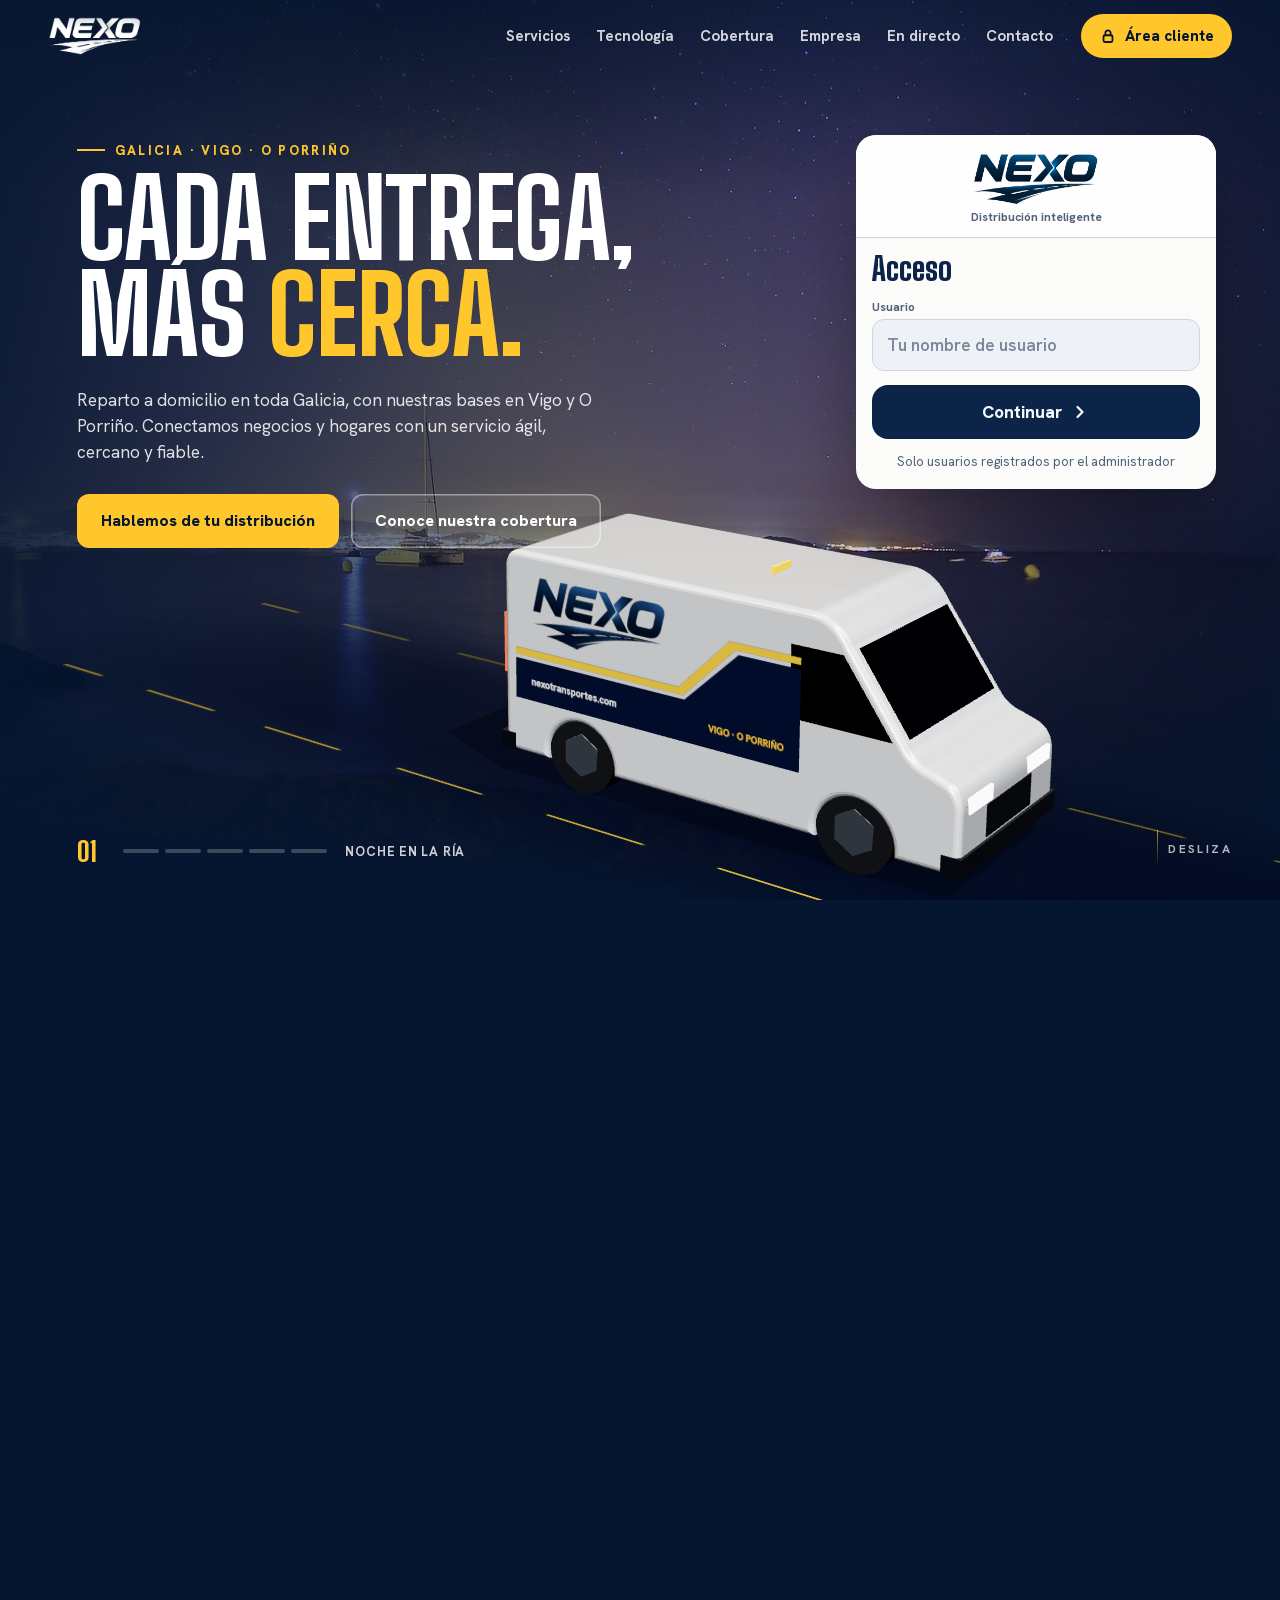
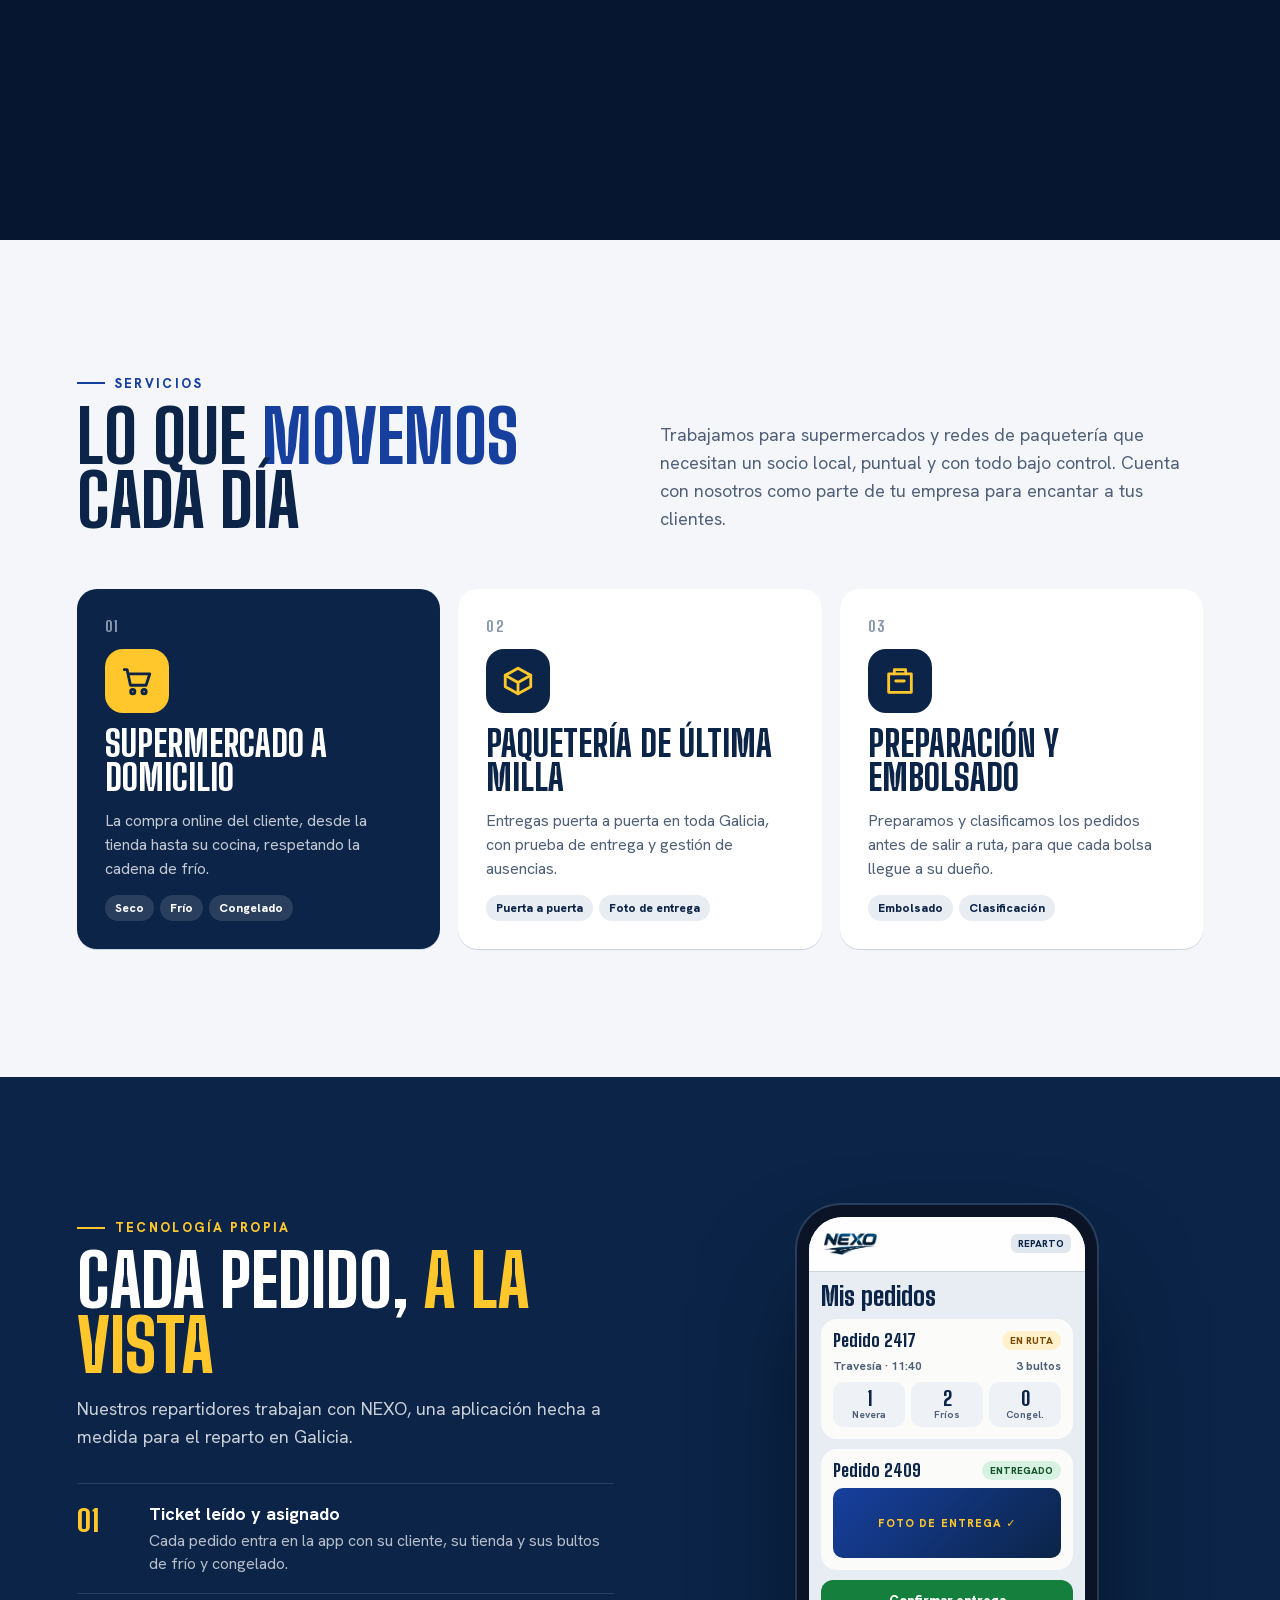
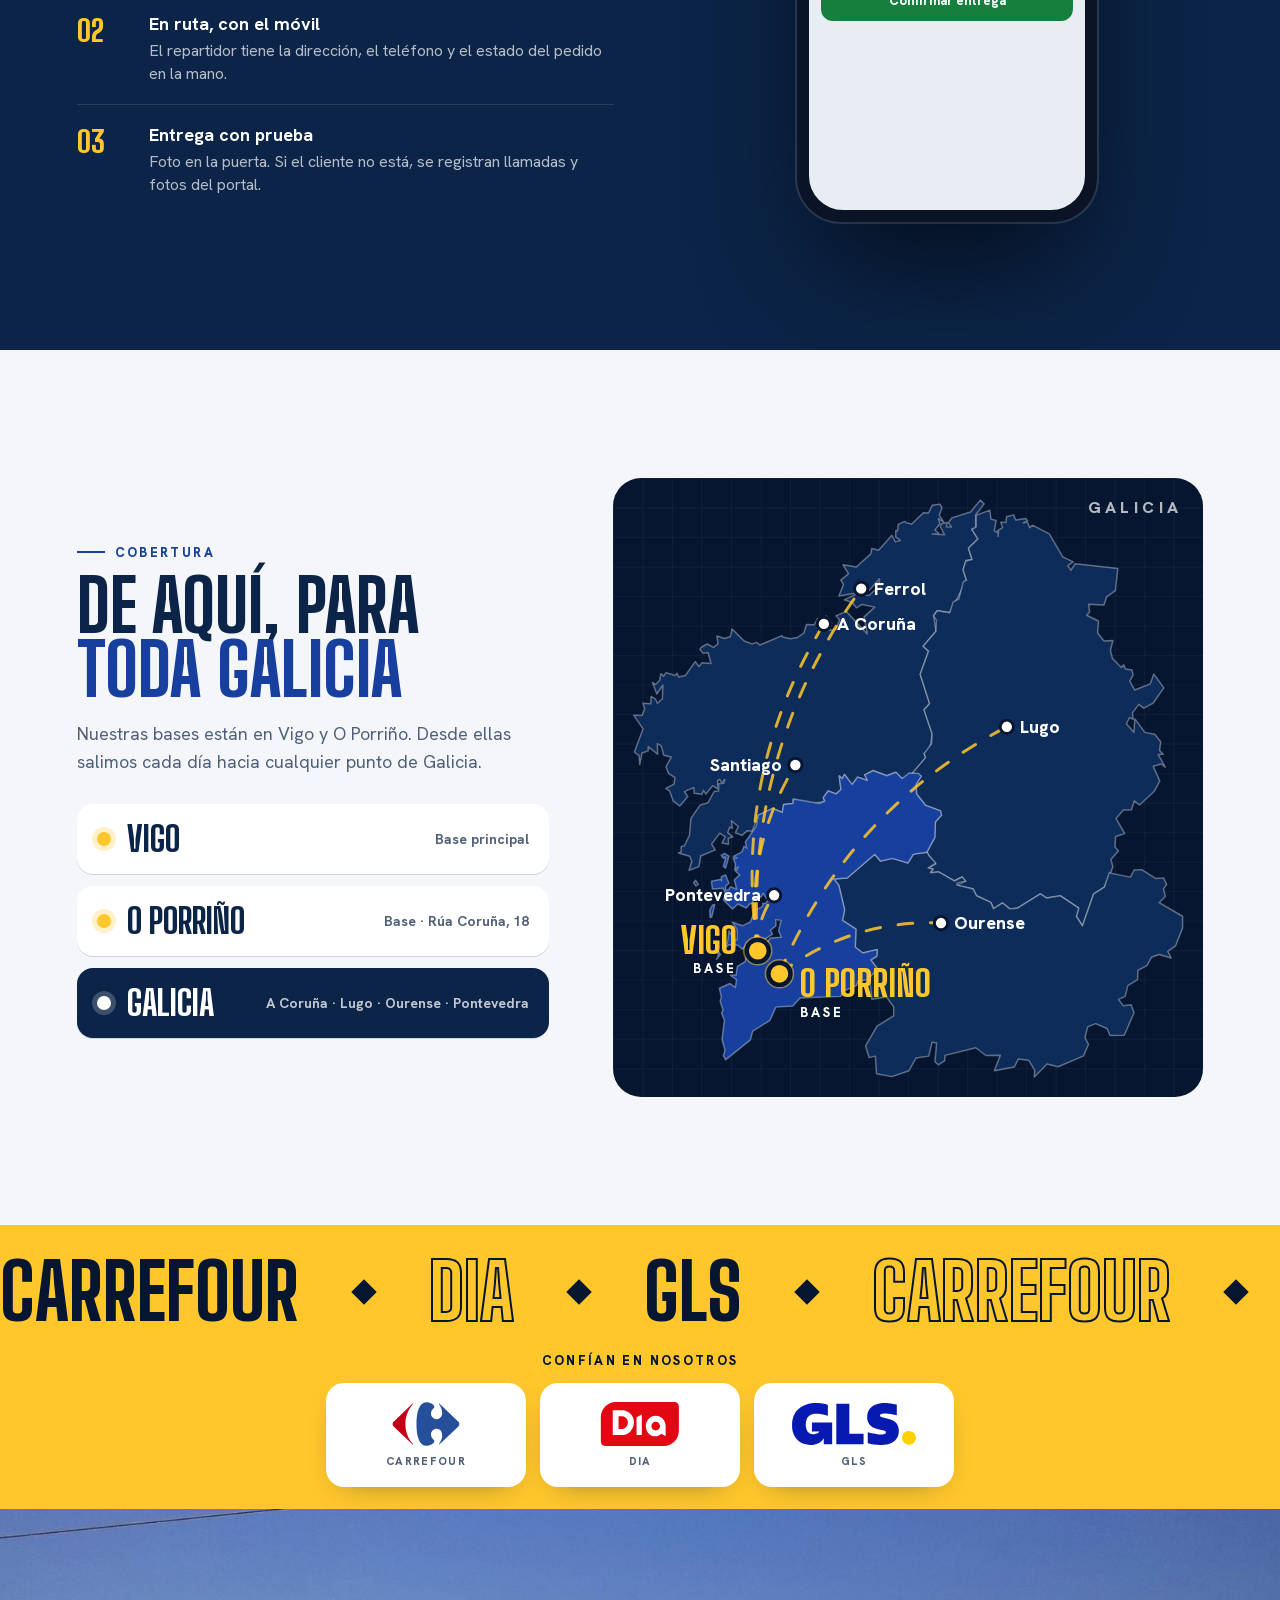
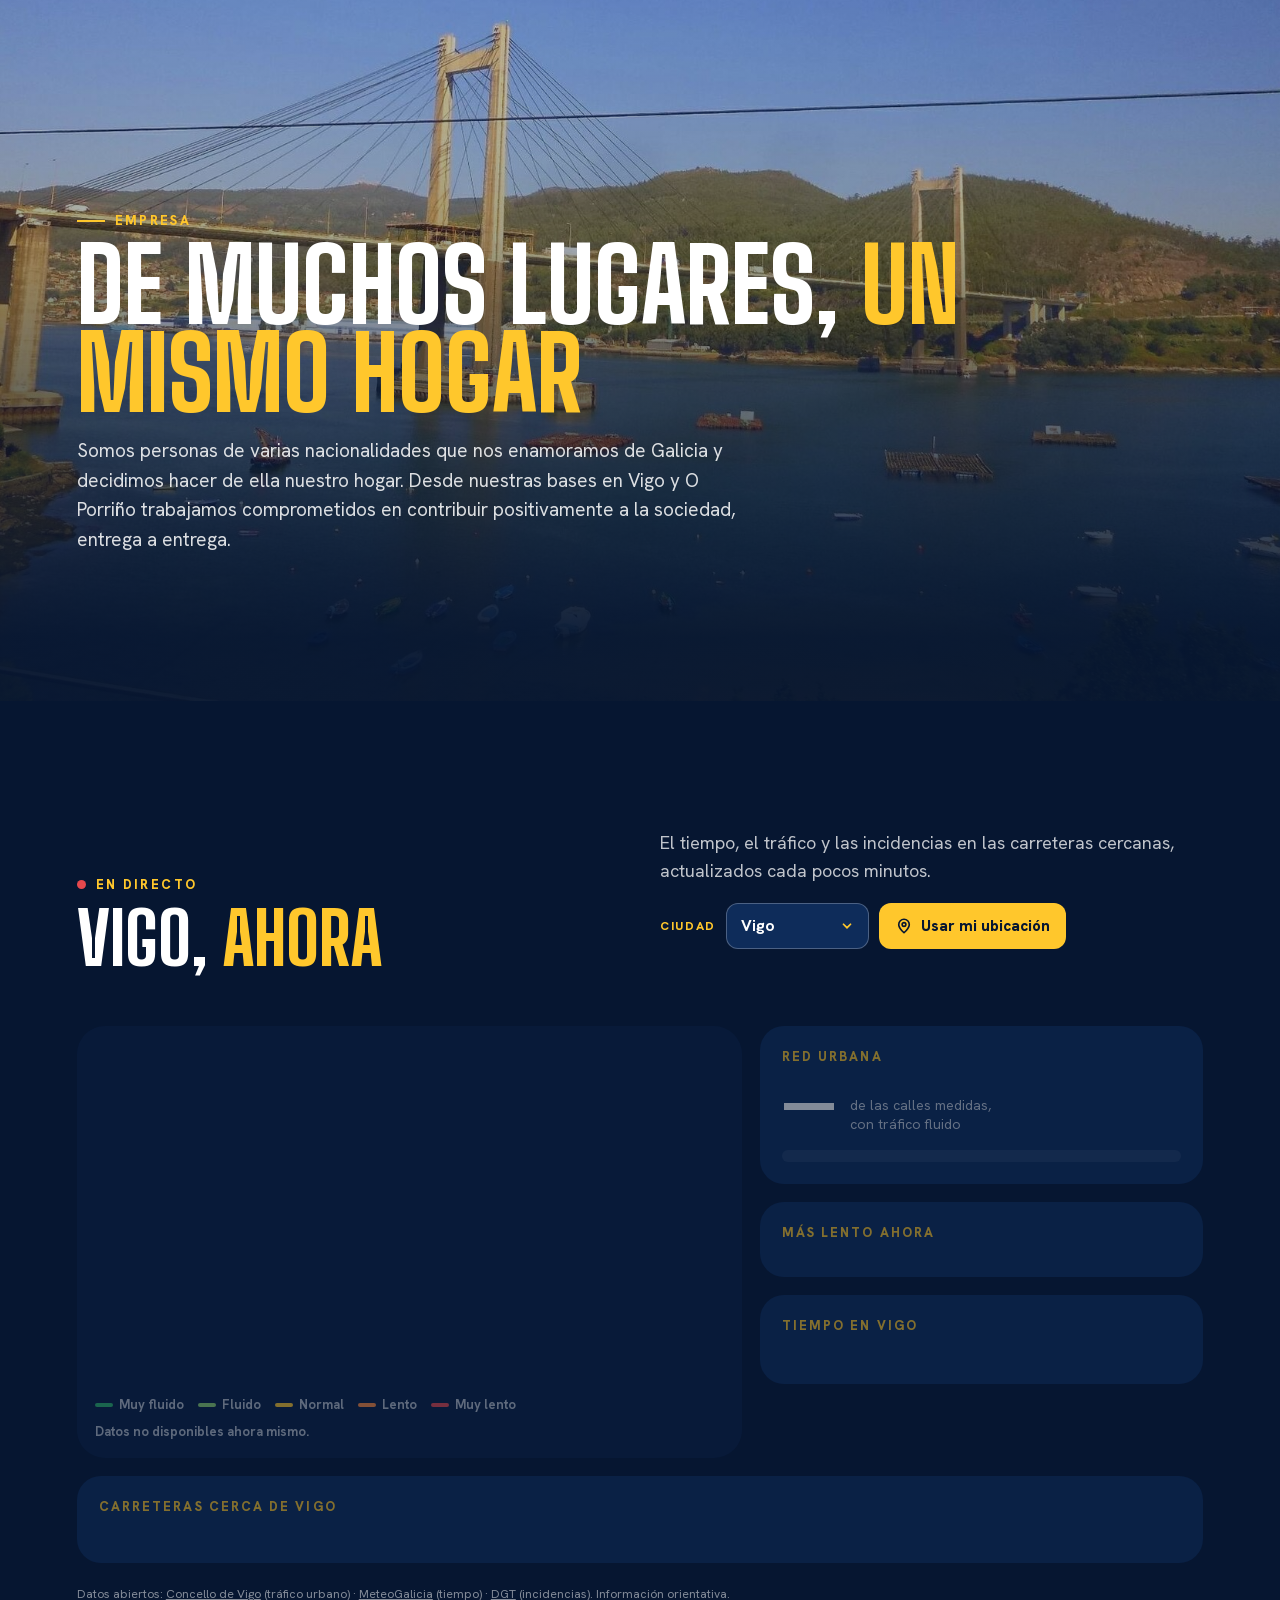
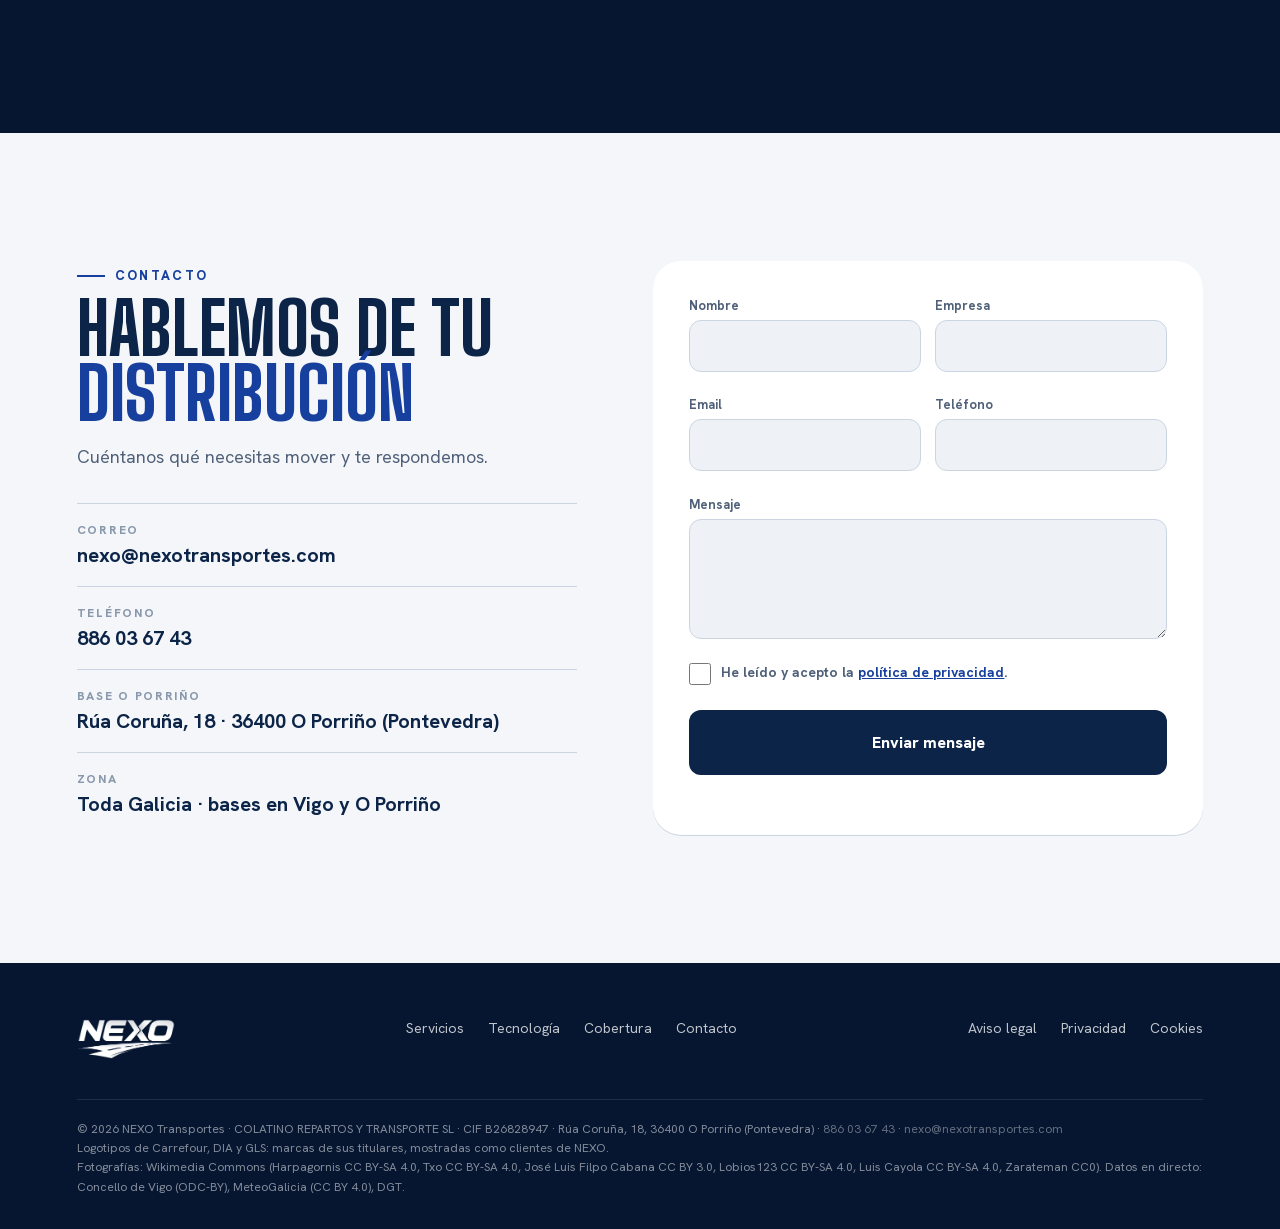
<file: index.html>
<!DOCTYPE html>
<html lang="es">
<head>
<meta charset="UTF-8">
<meta name="viewport" content="width=device-width, initial-scale=1, viewport-fit=cover">
<title>NEXO Transportes · Reparto a domicilio en Galicia · Vigo y O Porriño</title>
<meta name="description" content="NEXO Transportes: reparto a domicilio y última milla en toda Galicia, con bases en Vigo y O Porriño. Pedidos de supermercado en seco, frío y congelado, con seguimiento de cada entrega.">
<meta name="theme-color" content="#061631">
<meta property="og:title" content="NEXO Transportes · Cada entrega, más cerca">
<meta property="og:description" content="Reparto a domicilio en toda Galicia, con bases en Vigo y O Porriño.">
<meta property="og:image" content="img/esc-rande-txo.jpg">
<link rel="icon" href="img/nexo-icon-192.png">
<link rel="canonical" href="https://nexotransportes.com/">
<script type="application/ld+json">{"@context": "https://schema.org", "@type": "MovingCompany", "name": "NEXO Transportes", "legalName": "COLATINO REPARTOS Y TRANSPORTE SL", "taxID": "B26828947", "url": "https://nexotransportes.com/", "logo": "https://nexotransportes.com/img/nexo-logo-oficial.png", "email": "nexo@nexotransportes.com", "telephone": "+34 886 03 67 43", "address": {"@type": "PostalAddress", "streetAddress": "Rúa Coruña, 18", "postalCode": "36400", "addressLocality": "O Porriño", "addressRegion": "Pontevedra", "addressCountry": "ES"}, "areaServed": [{"@type": "AdministrativeArea", "name": "Galicia"}]}</script>
<link rel="stylesheet" href="fuentes/fuentes.css">
<link rel="stylesheet" href="site.css">
<link rel="preload" as="image" href="img/esc-limens.jpg" media="(min-width:901px)">
<link rel="preload" as="image" href="img/esc-limens-m.jpg" media="(max-width:900px)">
</head>
<body>

<header class="cab" id="cab">
  <a class="cab-logo" href="#inicio" aria-label="NEXO Transportes, inicio"><img src="img/logo-nexo-blanco.png" alt="NEXO" width="480" height="194"></a>
  <nav aria-label="Principal">
    <a href="#servicios">Servicios</a>
    <a href="#tecnologia">Tecnología</a>
    <a href="#cobertura">Cobertura</a>
    <a href="#empresa">Empresa</a>
    <a href="#directo">En directo</a>
    <a href="#contacto">Contacto</a>
  </nav>
  <a class="ahora-chip" id="ahoraChip" href="#directo" hidden></a>
  <button class="btn-area" type="button" id="btnArea">
    <svg viewBox="0 0 24 24" fill="none" stroke="currentColor" stroke-width="2.4" stroke-linecap="round" stroke-linejoin="round" aria-hidden="true"><rect x="6" y="11" width="12" height="9" rx="2"/><path d="M8.5 11V8a3.5 3.5 0 0 1 7 0v3"/></svg>
    Área cliente
  </button>
</header>

<main>
<!-- ══ VIAJE: la furgoneta 3D se queda y el paisaje cambia con el scroll ══ -->
<section class="viaje" id="inicio" aria-label="Presentación">
  <div class="escenario">
    <div class="fondos" aria-hidden="true">
      <figure class="activa" id="fondoInicio"><picture><source media="(max-width:900px)" srcset="img/esc-limens-m.jpg"><img src="img/esc-limens.jpg" alt=""></picture></figure>
      <figure><picture><source media="(max-width:900px)" srcset="img/esc-rande-txo-m.jpg"><img src="img/esc-rande-txo.jpg" alt=""></picture></figure>
      <figure><picture><source media="(max-width:900px)" srcset="img/esc-vigo-pano-m.jpg"><img src="img/esc-vigo-pano.jpg" alt=""></picture></figure>
      <figure><picture><source media="(max-width:900px)" srcset="img/esc-vigo-alba-m.jpg"><img src="img/esc-vigo-alba.jpg" alt=""></picture></figure>
      <figure><picture><source media="(max-width:900px)" srcset="img/esc-cies-m.jpg"><img src="img/esc-cies.jpg" alt=""></picture></figure>
    </div>

    <div class="clima" id="clima" aria-hidden="true"></div>
    <canvas id="lienzo3d" aria-hidden="true"></canvas>

    <div class="titulos">
      <div class="escena-txt activa">
        <span class="etiqueta">Galicia · Vigo · O Porriño</span>
        <h1 class="titular"><span class="l"><span>Cada entrega,</span></span><br><span class="l"><span>más <em>cerca.</em></span></span></h1>
        <p class="bajada">Reparto a domicilio en toda Galicia, con nuestras bases en Vigo y O Porriño.<span class="solo-ancho"> Conectamos negocios y hogares con un servicio ágil, cercano y fiable.</span></p>
        <div class="ctas">
          <a class="btn btn-amarillo" href="#contacto">Hablemos de tu distribución</a>
          <a class="btn btn-linea" href="#cobertura">Conoce nuestra cobertura</a>
        </div>
      </div>
      <div class="escena-txt" aria-hidden="true">
        <span class="etiqueta">La ría</span>
        <h2 class="titular"><span class="l"><span>Nacidos</span></span><br><span class="l"><span>en la <em>ría.</em></span></span></h2>
        <p class="bajada">Somos de aquí. Conocemos las cuestas, los portales y los horarios de cada ciudad.</p>
      </div>
      <div class="escena-txt" aria-hidden="true">
        <span class="etiqueta">Vigo</span>
        <h2 class="titular"><span class="l"><span>Calle</span></span><br><span class="l"><span>a calle, <em>Vigo.</em></span></span></h2>
        <p class="bajada">Pedidos de supermercado en seco, frío y congelado, cuidados hasta la puerta de casa.</p>
      </div>
      <div class="escena-txt" aria-hidden="true">
        <span class="etiqueta">Galicia</span>
        <h2 class="titular"><span class="l"><span>Hasta toda</span></span><br><span class="l"><span><em>Galicia.</em></span></span></h2>
        <p class="bajada">Desde nuestras bases de Vigo y O Porriño llegamos a cualquier punto de Galicia, con rutas organizadas en nuestra propia aplicación.</p>
      </div>
      <div class="escena-txt" aria-hidden="true">
        <span class="etiqueta">Tu puerta</span>
        <h2 class="titular"><span class="l"><span>Tu pedido,</span></span><br><span class="l"><span>en la <em>puerta.</em></span></span></h2>
        <p class="bajada">Cada entrega queda registrada con foto. Si surge una incidencia, se documenta y se avisa.</p>
        <div class="ctas"><a class="btn btn-amarillo" href="#contacto">Hablemos de tu distribución</a></div>
      </div>
    </div>

    <!-- Panel de acceso NEXO: mismo aspecto que login.html de la app -->
    <aside class="acceso" id="acceso" aria-label="Acceso a NEXO">
      <div class="acceso-logo"><img src="img/nexo-logo-oficial.png" alt="Nexo" width="480" height="194"><span>Distribución inteligente</span></div>
      <form class="form-acceso">
        <h2>Acceso</h2>
        <div class="campo">
          <label for="accUsuario">Usuario</label>
          <input id="accUsuario" name="usuario" type="text" placeholder="Tu nombre de usuario" autocomplete="username" autocapitalize="none" autocorrect="off" spellcheck="false">
        </div>
        <button type="submit">Continuar <svg width="20" height="20" viewBox="0 0 24 24" fill="none" stroke="currentColor" stroke-width="2.6" stroke-linecap="round" stroke-linejoin="round" aria-hidden="true"><path d="M9 6l6 6-6 6"/></svg></button>
        <p class="pista">Solo usuarios registrados por el administrador</p>
      </form>
    </aside>

    <div class="rail" aria-hidden="true">
      <span class="rail-num" id="railNum">01</span>
      <ol><li><i></i></li><li><i></i></li><li><i></i></li><li><i></i></li><li><i></i></li></ol>
      <span class="rail-nombre" id="railNombre">Noche en la ría</span>
    </div>
    <div class="pista-scroll" aria-hidden="true"><span></span>Desliza</div>
  </div>
</section>

<!-- ══ SERVICIOS ══ -->
<section class="seccion clara" id="servicios">
  <div class="cabeza sube">
    <div>
      <span class="etiqueta">Servicios</span>
      <h2>Lo que <em>movemos</em> cada día</h2>
    </div>
    <p>Trabajamos para supermercados y redes de paquetería que necesitan un socio local, puntual y con todo bajo control. Cuenta con nosotros como parte de tu empresa para encantar a tus clientes.</p>
  </div>
  <div class="servicios">
    <article class="serv destacado sube">
      <span class="serv-n">01</span>
      <span class="serv-ico"><svg viewBox="0 0 24 24" fill="none" stroke="currentColor" stroke-width="2" stroke-linecap="round" stroke-linejoin="round" aria-hidden="true"><path d="M3 4h2l2.4 11h11L21 7H7"/><circle cx="9" cy="19.5" r="1.5"/><circle cx="17" cy="19.5" r="1.5"/></svg></span>
      <h3>Supermercado a domicilio</h3>
      <p>La compra online del cliente, desde la tienda hasta su cocina, respetando la cadena de frío.</p>
      <div class="chips"><span class="chip">Seco</span><span class="chip">Frío</span><span class="chip">Congelado</span></div>
    </article>
    <article class="serv sube">
      <span class="serv-n">02</span>
      <span class="serv-ico"><svg viewBox="0 0 24 24" fill="none" stroke="currentColor" stroke-width="2" stroke-linecap="round" stroke-linejoin="round" aria-hidden="true"><path d="M21 8l-9-5-9 5v8l9 5 9-5z"/><path d="M3 8l9 5 9-5M12 13v8"/></svg></span>
      <h3>Paquetería de última milla</h3>
      <p>Entregas puerta a puerta en toda Galicia, con prueba de entrega y gestión de ausencias.</p>
      <div class="chips"><span class="chip">Puerta a puerta</span><span class="chip">Foto de entrega</span></div>
    </article>
    <article class="serv sube">
      <span class="serv-n">03</span>
      <span class="serv-ico"><svg viewBox="0 0 24 24" fill="none" stroke="currentColor" stroke-width="2" stroke-linecap="round" stroke-linejoin="round" aria-hidden="true"><path d="M4 7h16v13H4z"/><path d="M8 7V4h8v3M9 12h6"/></svg></span>
      <h3>Preparación y embolsado</h3>
      <p>Preparamos y clasificamos los pedidos antes de salir a ruta, para que cada bolsa llegue a su dueño.</p>
      <div class="chips"><span class="chip">Embolsado</span><span class="chip">Clasificación</span></div>
    </article>
  </div>
</section>

<!-- ══ TECNOLOGÍA (la app NEXO real) ══ -->
<section class="seccion tec" id="tecnologia">
  <div class="tec-grid">
    <div class="sube">
      <span class="etiqueta">Tecnología propia</span>
      <h2>Cada pedido, <em>a la vista</em></h2>
      <p class="tec-intro">Nuestros repartidores trabajan con NEXO, una aplicación hecha a medida para el reparto en Galicia.</p>
      <ol class="pasos">
        <li><b>01</b><div><strong>Ticket leído y asignado</strong><span>Cada pedido entra en la app con su cliente, su tienda y sus bultos de frío y congelado.</span></div></li>
        <li><b>02</b><div><strong>En ruta, con el móvil</strong><span>El repartidor tiene la dirección, el teléfono y el estado del pedido en la mano.</span></div></li>
        <li><b>03</b><div><strong>Entrega con prueba</strong><span>Foto en la puerta. Si el cliente no está, se registran llamadas y fotos del portal.</span></div></li>
      </ol>
    </div>
    <div class="movil sube" id="movil" aria-hidden="true">
      <div class="movil-pantalla">
        <div class="m-cab"><img src="img/nexo-logo-oficial.png" alt=""><span>REPARTO</span></div>
        <div class="m-cuerpo">
          <div class="m-tit">Mis pedidos</div>
          <div class="m-ticket">
            <div class="fila"><span class="cli">Pedido 2417</span><span class="m-est ruta">EN RUTA</span></div>
            <div class="fila" style="color:#4F6078"><span>Travesía · 11:40</span><span>3 bultos</span></div>
            <div class="m-frio"><div><b>1</b>Nevera</div><div><b>2</b>Fríos</div><div><b>0</b>Congel.</div></div>
          </div>
          <div class="m-ticket">
            <div class="fila"><span class="cli">Pedido 2409</span><span class="m-est ok">ENTREGADO</span></div>
            <div class="m-foto">FOTO DE ENTREGA ✓</div>
          </div>
          <div class="m-btn">Confirmar entrega</div>
        </div>
      </div>
    </div>
  </div>
</section>

<!-- ══ COBERTURA ══ -->
<section class="seccion clara" id="cobertura">
  <div class="cobertura-grid">
    <div class="sube">
      <span class="etiqueta">Cobertura</span>
      <div class="cabeza" style="display:block;margin:0">
        <h2>De aquí, para <em>toda Galicia</em></h2>
        <p style="margin-top:18px">Nuestras bases están en Vigo y O Porriño. Desde ellas salimos cada día hacia cualquier punto de Galicia.</p>
      </div>
      <div class="zonas">
        <div class="zona"><i></i><b>Vigo</b><span>Base principal</span></div>
        <div class="zona"><i></i><b>O Porriño</b><span>Base · Rúa Coruña, 18</span></div>
        <div class="zona otra"><i></i><b>Galicia</b><span>A Coruña · Lugo · Ourense · Pontevedra</span></div>
      </div>
    </div>
    <div class="mapa sube" role="img" aria-label="Mapa de Galicia con las bases de NEXO en Vigo y O Porriño y rutas a A Coruña, Ferrol, Santiago, Lugo, Ourense y Pontevedra">
      <svg viewBox="0 0 400 420" aria-hidden="true">
        <defs><pattern id="rejilla" width="20" height="20" patternUnits="userSpaceOnUse"><path d="M20 0H0V20" fill="none" stroke="rgba(255,255,255,.05)"/></pattern></defs>
        <rect width="400" height="420" fill="url(#rejilla)"/>
        <path d="M248.9 15.0 251.5 17.5 245.9 24.9 245.7 34.9 243.2 34.7 247.3 41.3 240.9 47.6 243.4 55.3 239.3 55.8 237.3 62.2 239.6 69.4 228.4 91.1 219.7 90.0 217.3 93.2 218.9 103.9 210.2 114.0 213.9 117.3 208.2 133.0 214.6 153.0 210.8 157.1 216.3 173.4 214.7 183.8 210.8 186.8 211.9 189.5 203.2 200.0 195.9 203.7 191.7 199.4 185.6 201.8 176.0 198.1 170.6 201.2 172.5 205.0 165.7 202.7 161.9 207.8 156.9 200.9 155.4 203.8 153.3 201.9 154.5 211.1 151.2 214.1 145.8 212.1 142.5 216.6 143.5 219.0 134.4 221.1 121.9 217.7 122.1 220.5 115.6 221.2 114.7 226.7 108.2 224.0 98.5 228.5 94.3 239.4 91.0 239.0 87.4 242.2 82.9 240.4 84.9 236.2 80.2 232.3 80.9 237.4 79.1 236.6 77.8 240.3 81.2 243.1 78.1 244.2 78.3 248.2 73.9 247.4 76.0 243.1 72.3 240.7 66.8 248.1 69.3 252.0 59.4 256.2 58.3 263.4 51.5 265.8 53.4 259.7 52.0 256.3 44.4 254.1 46.2 253.4 46.2 249.8 48.3 249.4 51.8 242.1 52.8 230.7 59.0 221.7 64.3 220.1 68.6 212.3 71.6 212.2 71.6 207.2 75.1 206.8 75.7 204.3 73.9 206.9 72.3 204.2 70.9 205.0 70.9 210.7 67.6 208.5 63.0 214.2 61.3 211.7 60.3 214.3 55.1 213.7 54.7 209.8 48.4 212.5 50.7 215.9 45.2 222.3 40.9 219.0 38.2 211.8 35.8 210.3 41.4 207.4 42.0 203.0 37.6 200.1 35.9 195.7 39.5 189.1 34.4 187.9 32.6 181.5 30.0 180.0 30.3 187.2 23.9 182.1 23.9 184.9 19.6 186.4 18.1 194.2 17.7 188.2 14.5 185.7 20.4 170.0 14.0 160.7 19.7 160.9 21.5 156.4 20.3 152.6 25.6 153.0 25.8 148.0 28.9 149.9 30.1 152.7 33.5 149.6 33.8 140.3 29.7 146.4 26.7 138.5 28.8 140.0 31.6 137.2 32.4 132.6 34.3 134.3 35.9 131.9 42.2 133.9 43.4 132.3 44.5 134.8 49.0 133.9 55.8 124.4 58.2 127.8 60.4 125.2 66.4 125.7 64.5 118.4 61.0 118.7 58.9 116.2 59.9 114.7 63.9 112.5 68.1 114.8 71.2 112.4 70.4 107.1 75.7 108.8 79.6 107.4 80.7 102.3 88.8 110.5 94.2 112.4 97.4 111.4 99.5 113.2 114.6 106.8 115.0 107.7 120.2 108.9 125.0 108.1 129.3 105.2 131.1 99.3 136.4 99.4 138.8 95.1 143.3 97.5 144.5 93.5 148.3 98.4 144.0 98.6 147.7 99.9 146.5 103.4 151.0 102.6 153.6 96.0 151.1 93.4 158.1 90.4 172.3 105.7 170.2 94.1 177.4 87.5 168.8 85.7 165.0 88.0 162.0 84.2 156.7 82.6 165.6 78.4 173.4 79.6 178.0 75.6 177.9 72.0 180.5 70.9 180.6 68.3 173.5 76.2 166.5 76.4 166.7 73.0 164.0 78.1 153.1 80.0 156.2 72.1 154.4 69.2 159.6 64.8 155.9 58.8 164.9 60.3 174.7 51.4 175.3 47.8 180.0 49.0 189.0 38.8 191.4 43.3 194.8 42.3 191.6 40.1 191.6 35.6 192.9 35.7 193.3 31.4 197.8 29.4 198.9 30.4 202.5 31.2 210.3 23.5 213.8 23.7 216.4 18.4 221.6 17.7 223.0 20.4 221.1 25.2 224.4 30.2 220.5 27.6 221.5 30.8 218.2 35.2 221.1 37.8 216.4 37.9 224.7 38.5 221.7 32.7 222.8 30.9 226.6 30.1 225.9 33.0 229.4 33.2 227.3 30.2 229.7 27.0 242.3 23.0 248.9 15.0ZM55.9 272.6 57.8 275.4 56.2 276.5 54.7 274.3 55.9 272.6Z" fill="#0E2C5A" stroke="rgba(255,255,255,.35)" stroke-width="1" stroke-linejoin="round"/>
<path d="M255.3 21.8 256.2 27.9 259.6 28.7 258.4 35.9 261.0 37.3 261.0 39.6 261.3 36.3 260.4 35.8 264.0 33.6 262.8 29.9 266.3 30.2 266.7 26.3 271.5 25.0 272.9 28.5 279.6 27.5 280.9 29.0 278.1 30.5 280.8 29.7 282.4 33.7 284.2 32.0 295.7 37.9 304.8 53.5 311.9 56.9 308.2 59.4 310.4 62.5 313.2 58.1 342.1 61.4 340.5 76.3 334.5 80.6 332.7 86.1 322.4 85.5 323.0 90.8 321.0 93.0 329.0 96.9 328.4 105.0 332.8 110.5 338.8 110.2 337.1 116.9 338.5 122.3 344.5 128.4 346.1 126.5 347.2 129.5 351.7 130.1 352.5 133.4 350.2 137.6 353.6 143.7 364.1 139.5 366.5 132.9 373.3 142.2 366.1 152.5 359.7 156.0 356.3 153.4 352.0 159.2 352.6 163.6 350.1 162.3 347.9 166.6 353.0 172.3 353.7 163.2 360.4 172.4 367.1 173.7 371.2 178.8 370.4 184.6 372.9 187.2 369.5 187.4 374.3 196.0 371.5 193.8 366.1 195.4 370.6 205.3 366.7 212.5 356.8 221.6 353.3 218.8 351.4 224.8 345.9 225.0 340.9 230.7 346.8 241.0 340.6 243.0 340.2 250.0 342.6 252.6 337.4 258.6 338.8 263.4 336.4 269.8 333.0 277.3 325.8 281.8 318.1 303.6 314.0 297.0 315.6 291.5 303.3 283.2 293.9 284.7 289.6 281.9 273.9 291.6 268.9 292.0 264.0 288.0 258.1 292.1 256.0 287.6 246.3 283.1 244.1 278.6 233.1 275.9 239.0 273.2 236.6 270.4 231.1 273.1 220.6 267.0 215.1 267.5 216.8 265.0 213.6 264.3 218.7 261.7 212.6 253.7 218.1 243.6 218.5 232.9 222.6 228.5 221.9 225.6 211.9 221.9 205.7 214.2 205.4 207.7 208.9 202.1 202.6 200.3 211.9 189.5 210.8 186.8 215.9 180.1 216.3 173.4 210.8 157.1 214.6 153.0 208.2 133.0 213.9 117.3 210.2 114.0 218.9 103.9 219.2 96.3 217.2 93.5 219.7 90.0 228.2 91.3 230.5 84.1 234.4 81.9 237.5 70.1 239.6 69.4 237.3 62.2 239.0 56.4 243.4 55.3 240.9 47.6 247.3 41.3 243.2 34.9 246.2 33.1 246.1 25.3 255.3 21.8Z" fill="#0E2C5A" stroke="rgba(255,255,255,.35)" stroke-width="1" stroke-linejoin="round"/>
<path d="M214.1 256.0 218.7 261.0 213.6 264.3 216.8 265.0 215.1 267.5 220.6 267.0 231.3 273.1 236.6 270.4 239.0 273.2 233.2 274.4 233.1 275.9 244.1 278.6 246.3 283.1 256.0 287.6 257.8 291.9 264.0 288.0 268.9 292.0 273.9 291.6 289.6 281.9 293.9 284.7 303.0 283.1 315.6 291.5 314.0 297.0 318.1 303.6 325.8 281.8 333.0 277.3 336.3 267.6 350.6 270.5 353.2 265.7 358.3 265.4 367.7 271.4 373.1 271.0 375.2 275.4 373.1 278.5 374.4 283.5 370.1 287.8 386.0 297.0 386.0 305.0 381.2 317.1 376.0 320.8 378.3 325.3 370.1 322.9 365.1 324.6 361.8 330.5 355.7 333.7 355.5 340.0 348.9 344.0 347.1 351.3 342.6 353.3 345.7 357.6 351.1 357.0 353.1 362.4 346.5 377.7 336.8 377.8 334.8 373.1 327.1 369.8 321.6 372.0 319.9 379.4 322.3 383.8 318.9 391.6 301.7 399.0 294.2 397.2 285.5 406.0 285.8 401.3 281.8 394.6 274.7 393.7 272.0 399.2 258.5 401.7 262.5 391.2 252.7 391.4 245.9 386.1 225.0 391.3 224.9 394.8 220.5 397.7 218.2 395.6 219.3 382.9 216.2 382.3 214.0 391.8 205.3 393.1 200.6 401.7 189.0 405.7 178.6 403.8 177.8 391.8 173.6 392.8 171.1 385.0 178.9 371.4 190.2 364.6 190.3 358.6 185.4 351.7 175.4 353.2 173.7 337.4 179.2 332.6 174.7 326.6 178.7 324.2 179.1 319.7 169.3 321.9 164.2 318.0 164.6 305.7 155.5 299.8 157.0 292.7 153.0 276.0 149.5 271.7 158.7 271.1 177.4 255.0 181.3 259.6 189.4 257.8 199.9 260.9 203.6 254.9 213.0 253.7 214.1 256.0Z" fill="#0E2C5A" stroke="rgba(255,255,255,.35)" stroke-width="1" stroke-linejoin="round"/>
<path d="M176.3 198.5 185.7 201.8 191.7 199.4 195.8 203.7 200.6 200.0 207.1 200.2 208.9 202.1 205.4 207.7 205.7 214.2 211.9 221.9 221.9 225.6 222.6 228.5 218.5 232.9 218.1 243.6 212.7 253.6 203.6 254.9 199.9 260.9 189.4 257.8 181.3 259.6 177.4 255.0 158.7 271.1 149.5 271.7 153.0 276.0 157.0 292.7 155.5 299.8 164.6 305.7 164.2 318.0 169.3 321.9 179.0 319.6 178.8 324.1 174.7 326.6 179.2 332.7 172.4 340.2 166.2 340.8 165.0 344.0 155.8 347.8 154.5 351.3 126.7 352.4 121.9 357.8 110.3 358.6 106.4 367.5 94.7 374.8 93.1 380.8 76.3 394.3 74.8 391.4 75.9 387.9 73.9 380.5 75.5 367.5 73.6 362.8 74.5 360.4 72.6 354.7 73.4 351.7 72.1 345.8 79.2 342.6 82.9 345.2 83.7 340.0 79.4 337.0 83.4 336.9 84.3 330.9 89.6 327.7 90.2 324.1 99.3 320.3 106.8 311.7 114.1 311.2 112.2 306.8 113.9 299.8 110.3 299.3 110.4 303.5 106.6 306.5 108.1 309.1 102.6 312.6 96.6 311.3 87.7 319.3 84.6 316.7 78.6 316.3 76.1 318.6 75.9 317.8 77.6 314.8 78.6 306.8 82.1 313.0 84.2 312.9 84.0 306.0 81.0 301.0 87.9 303.4 93.2 300.8 95.8 293.6 101.6 290.2 101.4 288.4 103.1 288.4 108.1 283.3 103.9 284.8 101.8 281.5 100.6 283.6 95.1 286.3 94.1 288.3 92.8 288.5 90.3 291.4 84.7 288.7 81.0 292.1 74.9 286.0 76.3 282.0 74.7 278.1 67.3 278.5 66.7 273.3 73.5 271.9 73.6 273.0 73.4 270.2 76.3 269.0 78.6 274.6 76.1 276.8 76.6 279.5 78.5 278.9 79.7 277.0 83.8 278.7 82.2 272.3 85.9 269.0 82.8 266.2 84.3 265.2 84.7 263.5 82.5 265.6 83.0 261.5 81.4 257.6 84.0 257.5 81.6 256.4 87.3 253.4 88.8 249.5 90.7 250.8 89.7 246.7 97.0 236.1 98.5 228.5 108.2 224.0 114.7 226.7 115.6 221.2 122.0 220.6 122.4 217.6 140.1 220.6 143.6 219.0 142.5 216.6 145.8 212.1 151.2 214.1 154.5 211.1 153.3 201.9 155.4 203.8 156.9 200.9 162.1 207.8 165.7 202.7 172.5 205.0 170.6 201.2 176.3 198.5ZM75.5 254.4 78.6 256.2 76.3 264.4 74.8 263.2 76.5 257.2 75.9 256.7 74.9 257.8 73.3 255.7 75.5 254.4ZM69.0 289.0 66.9 297.5 65.8 297.8 65.6 292.8 67.5 289.3 69.0 289.0ZM70.1 318.3 72.8 323.0 70.1 326.2 71.6 323.6 69.6 318.9 70.1 318.3Z" fill="#17409E" stroke="rgba(255,255,255,.35)" stroke-width="1" stroke-linejoin="round"/>
<path class="ruta" d="M98.1 320.4 Q80.6 201.6 142.9 98.9" fill="none" stroke="#FFC72C" stroke-width="2" stroke-linecap="round" opacity=".85"/>
<path class="ruta" d="M98.1 320.4 Q89.0 185.1 168.2 75.0" fill="none" stroke="#FFC72C" stroke-width="2" stroke-linecap="round" opacity=".85"/>
<path class="ruta" d="M98.1 320.4 Q88.2 252.9 123.6 194.5" fill="none" stroke="#FFC72C" stroke-width="2" stroke-linecap="round" opacity=".85"/>
<path class="ruta" d="M112.8 336.0 Q159.7 224.6 266.9 168.6" fill="none" stroke="#FFC72C" stroke-width="2" stroke-linecap="round" opacity=".85"/>
<path class="ruta" d="M112.8 336.0 Q161.4 299.1 222.3 301.6" fill="none" stroke="#FFC72C" stroke-width="2" stroke-linecap="round" opacity=".85"/>
<path class="ruta" d="M98.1 320.4 Q96.9 299.6 109.2 282.8" fill="none" stroke="#FFC72C" stroke-width="2" stroke-linecap="round" opacity=".85"/>
<circle cx="142.9" cy="98.9" r="4.5" fill="#fff" stroke="#061631" stroke-width="2"/><text x="151.9" y="102.9" text-anchor="start" fill="#fff" font-family="Hanken Grotesk" font-size="12" font-weight="800">A Coruña</text>
<circle cx="168.2" cy="75.0" r="4.5" fill="#fff" stroke="#061631" stroke-width="2"/><text x="177.2" y="79.0" text-anchor="start" fill="#fff" font-family="Hanken Grotesk" font-size="12" font-weight="800">Ferrol</text>
<circle cx="123.6" cy="194.5" r="4.5" fill="#fff" stroke="#061631" stroke-width="2"/><text x="114.6" y="198.5" text-anchor="end" fill="#fff" font-family="Hanken Grotesk" font-size="12" font-weight="800">Santiago</text>
<circle cx="266.9" cy="168.6" r="4.5" fill="#fff" stroke="#061631" stroke-width="2"/><text x="275.9" y="172.6" text-anchor="start" fill="#fff" font-family="Hanken Grotesk" font-size="12" font-weight="800">Lugo</text>
<circle cx="222.3" cy="301.6" r="4.5" fill="#fff" stroke="#061631" stroke-width="2"/><text x="231.3" y="305.6" text-anchor="start" fill="#fff" font-family="Hanken Grotesk" font-size="12" font-weight="800">Ourense</text>
<circle cx="109.2" cy="282.8" r="4.5" fill="#fff" stroke="#061631" stroke-width="2"/><text x="100.2" y="286.8" text-anchor="end" fill="#fff" font-family="Hanken Grotesk" font-size="12" font-weight="800">Pontevedra</text>
<circle class="pulso" cx="98.1" cy="320.4" r="10" fill="#FFC72C" opacity=".5" style="animation-delay:0s"/><circle cx="98.1" cy="320.4" r="7.5" fill="#FFC72C" stroke="#061631" stroke-width="3"/>
<text x="84.1" y="322.4" text-anchor="end" fill="#FFC72C" font-family="Big Shoulders Display" font-size="24" font-weight="800">VIGO</text><text x="84.1" y="335.4" text-anchor="end" fill="#fff" font-family="Hanken Grotesk" font-size="9" font-weight="800" letter-spacing="2">BASE</text>
<circle class="pulso" cx="112.8" cy="336.0" r="10" fill="#FFC72C" opacity=".5" style="animation-delay:1.1s"/><circle cx="112.8" cy="336.0" r="7.5" fill="#FFC72C" stroke="#061631" stroke-width="3"/>
<text x="126.8" y="352.0" text-anchor="start" fill="#FFC72C" font-family="Big Shoulders Display" font-size="24" font-weight="800">O PORRIÑO</text><text x="126.8" y="365.0" text-anchor="start" fill="#fff" font-family="Hanken Grotesk" font-size="9" font-weight="800" letter-spacing="2">BASE</text>
<text x="386" y="24" text-anchor="end" fill="rgba(255,255,255,.7)" font-family="Hanken Grotesk" font-size="11" font-weight="800" letter-spacing="3">GALICIA</text>
      </svg>
    </div>
  </div>
</section>

<!-- ══ CLIENTES (texto; logotipos solo con permiso de cada marca) ══ -->
<section class="clientes" aria-label="Clientes">
  <div class="cinta" aria-hidden="true">
    <span>Carrefour</span><span class="suave">DIA</span><span>GLS</span><span class="suave">Carrefour</span><span>DIA</span><span class="suave">GLS</span>
    <span>Carrefour</span><span class="suave">DIA</span><span>GLS</span><span class="suave">Carrefour</span><span>DIA</span><span class="suave">GLS</span>
  </div>
  <p class="clientes-nota">Confían en nosotros</p>
  <ul class="logos">
    <li><img src="img/clientes/carrefour.svg" alt="Carrefour" width="61" height="40"><span>Carrefour</span></li>
    <li><img src="img/clientes/dia.svg" alt="DIA" width="56" height="31"><span>DIA</span></li>
    <li><img src="img/clientes/gls.svg" alt="GLS" width="512" height="180"><span>GLS</span></li>
  </ul>
</section>

<!-- ══ EMPRESA ══ -->
<section class="seccion equipo" id="empresa">
  <img src="img/esc-rande1.jpg" alt="Puente de Rande sobre la ría de Vigo" loading="lazy">
  <div class="dentro sube">
    <span class="etiqueta">Empresa</span>
    <h2>De muchos lugares, <em>un mismo hogar</em></h2>
    <p>Somos personas de varias nacionalidades que nos enamoramos de Galicia y decidimos hacer de ella nuestro hogar. Desde nuestras bases en Vigo y O Porriño trabajamos comprometidos en contribuir positivamente a la sociedad, entrega a entrega.</p>
  </div>
</section>

<!-- ══ EN DIRECTO por ciudad: tiempo (MeteoGalicia), incidencias (DGT) y, en Vigo, tráfico urbano (Concello) ══ -->
<section class="seccion directo" id="directo" aria-labelledby="directoTit">
  <div class="cabeza sube">
    <div>
      <span class="etiqueta"><i class="punto-vivo" aria-hidden="true"></i>En directo</span>
      <h2 id="directoTit"><span id="dirCiudad">Vigo</span>, <em>ahora</em></h2>
    </div>
    <div>
      <p>El tiempo, el tráfico y las incidencias en las carreteras cercanas, actualizados cada pocos minutos.</p>
      <div class="ciudad-ctl">
        <label for="selCiudad">Ciudad</label>
        <select id="selCiudad">
          <option value="vigo">Vigo</option><option value="porrino">O Porriño</option><option value="pontevedra">Pontevedra</option>
          <option value="santiago">Santiago</option><option value="coruna">A Coruña</option><option value="ferrol">Ferrol</option>
          <option value="lugo">Lugo</option><option value="ourense">Ourense</option>
        </select>
        <button type="button" class="btn-ubic" id="btnUbic"><svg viewBox="0 0 24 24" fill="none" stroke="currentColor" stroke-width="2.2" stroke-linecap="round" stroke-linejoin="round" aria-hidden="true"><path d="M12 21s-7-6.1-7-11a7 7 0 0 1 14 0c0 4.9-7 11-7 11z"/><circle cx="12" cy="10" r="2.5"/></svg>Usar mi ubicación</button>
      </div>
      <p class="nota-ubic" id="notaUbic" role="status"></p>
    </div>
  </div>
  <div class="directo-grid">
    <figure class="mapa-vigo sube">
      <svg id="mapaVigo" role="img" aria-label="Mapa del tráfico de Vigo en tiempo real"></svg>
      <figcaption>
        <ul class="leyenda" id="leyendaVigo" aria-label="Leyenda">
          <li><i style="background:#2FB36B"></i>Muy fluido</li><li><i style="background:#8ED16F"></i>Fluido</li>
          <li><i style="background:#FFC72C"></i>Normal</li><li><i style="background:#FF8A3D"></i>Lento</li><li><i style="background:#E5484D"></i>Muy lento</li>
        </ul>
        <ul class="leyenda" id="leyendaDgt" aria-label="Leyenda" hidden><li><i style="background:#E5484D"></i>Corte o accidente</li><li><i style="background:#FFC72C"></i>Obras y otras incidencias</li></ul>
        <span id="vigoAct">Cargando datos…</span>
      </figcaption>
    </figure>
    <div class="directo-col">
      <article class="tarjeta-d sube" id="tarjRed">
        <h3>Red urbana</h3>
        <p class="cifra"><b id="pctFluido">—</b><span>de las calles medidas,<br>con tráfico fluido</span></p>
        <div class="barra-estados" id="barraEstados" aria-hidden="true"></div>
      </article>
      <article class="tarjeta-d sube" id="tarjLentos">
        <h3>Más lento ahora</h3>
        <ol class="lentos" id="listaLentos"></ol>
      </article>
      <article class="tarjeta-d sube" id="tarjTiempo">
        <h3>Tiempo en <span class="dir-ciudad">Vigo</span></h3>
        <div class="tiempo-ahora" id="tiempoAhora"></div>
        <ul class="franjas" id="franjas"></ul>
      </article>
    </div>
  </div>
  <article class="tarjeta-d incid sube" id="tarjDgt">
    <h3>Carreteras cerca de <span class="dir-ciudad">Vigo</span></h3>
    <ul class="incidencias" id="listaIncid"></ul>
    <p class="nota-d" id="notaDgt"></p>
  </article>
  <p class="fuentes-d">Datos abiertos: <a href="https://datos.vigo.org" rel="noopener">Concello de Vigo</a> (tráfico urbano) · <a href="https://www.meteogalicia.gal" rel="noopener">MeteoGalicia</a> (tiempo) · <a href="https://nap.dgt.es" rel="noopener">DGT</a> (incidencias). Información orientativa.</p>
</section>

<!-- ══ CONTACTO ══ -->
<section class="seccion clara" id="contacto">
  <div class="contacto-grid">
    <div class="sube">
      <span class="etiqueta">Contacto</span>
      <div class="cabeza" style="display:block;margin:0 0 32px">
        <h2>Hablemos de tu <em>distribución</em></h2>
        <p style="margin-top:18px">Cuéntanos qué necesitas mover y te respondemos.</p>
      </div>
      <div class="dato"><small>Correo</small><b><a href="mailto:nexo@nexotransportes.com">nexo@nexotransportes.com</a></b></div>
      <div class="dato"><small>Teléfono</small><b><a href="tel:+34886036743">886 03 67 43</a></b></div>
      <div class="dato"><small>Base O Porriño</small><b>Rúa Coruña, 18 · 36400 O Porriño (Pontevedra)</b></div>
      <div class="dato"><small>Zona</small><b>Toda Galicia · bases en Vigo y O Porriño</b></div>
    </div>
    <form class="form sube" id="formContacto" novalidate>
      <div class="trampa" aria-hidden="true"><label for="cWeb">No rellenar</label><input id="cWeb" name="web" tabindex="-1" autocomplete="off"></div>
      <div class="campo"><label for="cNombre">Nombre</label><input id="cNombre" name="nombre" autocomplete="name" required></div>
      <div class="campo"><label for="cEmpresa">Empresa</label><input id="cEmpresa" name="empresa" autocomplete="organization"></div>
      <div class="campo"><label for="cEmail">Email</label><input id="cEmail" name="email" type="email" autocomplete="email" required></div>
      <div class="campo"><label for="cTel">Teléfono</label><input id="cTel" name="telefono" type="tel" autocomplete="tel"></div>
      <div class="campo ancho"><label for="cMsg">Mensaje</label><textarea id="cMsg" name="mensaje" required></textarea></div>
      <label class="campo ancho check"><input type="checkbox" name="privacidad" value="si" required> <span>He leído y acepto la <a href="privacidad.html">política de privacidad</a>.</span></label>
      <button class="btn ancho" type="submit">Enviar mensaje</button>
      <p class="form-aviso" id="formAviso" role="status"></p>
    </form>
  </div>
</section>
</main>

<footer class="pie">
  <div class="pie-grid">
    <img src="img/logo-nexo-blanco.png" alt="NEXO Transportes" width="480" height="194">
    <ul>
      <li><a href="#servicios">Servicios</a></li><li><a href="#tecnologia">Tecnología</a></li><li><a href="#cobertura">Cobertura</a></li><li><a href="#contacto">Contacto</a></li>
    </ul>
    <ul>
      <li><a href="aviso-legal.html">Aviso legal</a></li><li><a href="privacidad.html">Privacidad</a></li><li><a href="cookies.html">Cookies</a></li>
    </ul>
  </div>
  <div class="pie-legal">
    © 2026 NEXO Transportes · COLATINO REPARTOS Y TRANSPORTE SL · CIF B26828947 · Rúa Coruña, 18, 36400 O Porriño (Pontevedra) · <a href="tel:+34886036743">886 03 67 43</a> · <a href="mailto:nexo@nexotransportes.com">nexo@nexotransportes.com</a><br>
    Logotipos de Carrefour, DIA y GLS: marcas de sus titulares, mostradas como clientes de NEXO.<br>
    Fotografías: Wikimedia Commons (Harpagornis CC BY-SA 4.0, Txo CC BY-SA 4.0, José Luis Filpo Cabana CC BY 3.0, Lobios123 CC BY-SA 4.0, Luis Cayola CC BY-SA 4.0, Zarateman CC0). Datos en directo: Concello de Vigo (ODC-BY), MeteoGalicia (CC BY 4.0), DGT.
  </div>
</footer>

<!-- Acceso en ventana (botón «Área cliente») -->
<div class="modal" id="modalAcceso" hidden>
  <aside class="acceso" role="dialog" aria-modal="true" aria-label="Acceso a NEXO">
    <button class="acceso-cerrar" type="button" id="cerrarModal" aria-label="Cerrar">×</button>
    <div class="acceso-logo"><img src="img/nexo-logo-oficial.png" alt="Nexo" width="480" height="194"><span>Distribución inteligente</span></div>
    <form class="form-acceso">
      <h2>Acceso</h2>
      <div class="campo">
        <label for="accUsuario2">Usuario</label>
        <input id="accUsuario2" name="usuario" type="text" placeholder="Tu nombre de usuario" autocomplete="username" autocapitalize="none" autocorrect="off" spellcheck="false">
      </div>
      <button type="submit">Continuar <svg width="20" height="20" viewBox="0 0 24 24" fill="none" stroke="currentColor" stroke-width="2.6" stroke-linecap="round" stroke-linejoin="round" aria-hidden="true"><path d="M9 6l6 6-6 6"/></svg></button>
      <p class="pista">Solo usuarios registrados por el administrador</p>
    </form>
  </aside>
</div>

<script type="importmap">
{ "imports": { "three": "./vendor/three/three.module.min.js",
               "three/addons/environments/RoomEnvironment.js": "./vendor/three/RoomEnvironment.js" } }
</script>
<script src="galicia-mapa.js"></script>
<script src="site.js"></script>
<script type="module" src="furgoneta3d.js"></script>
</body>
</html>
</file>
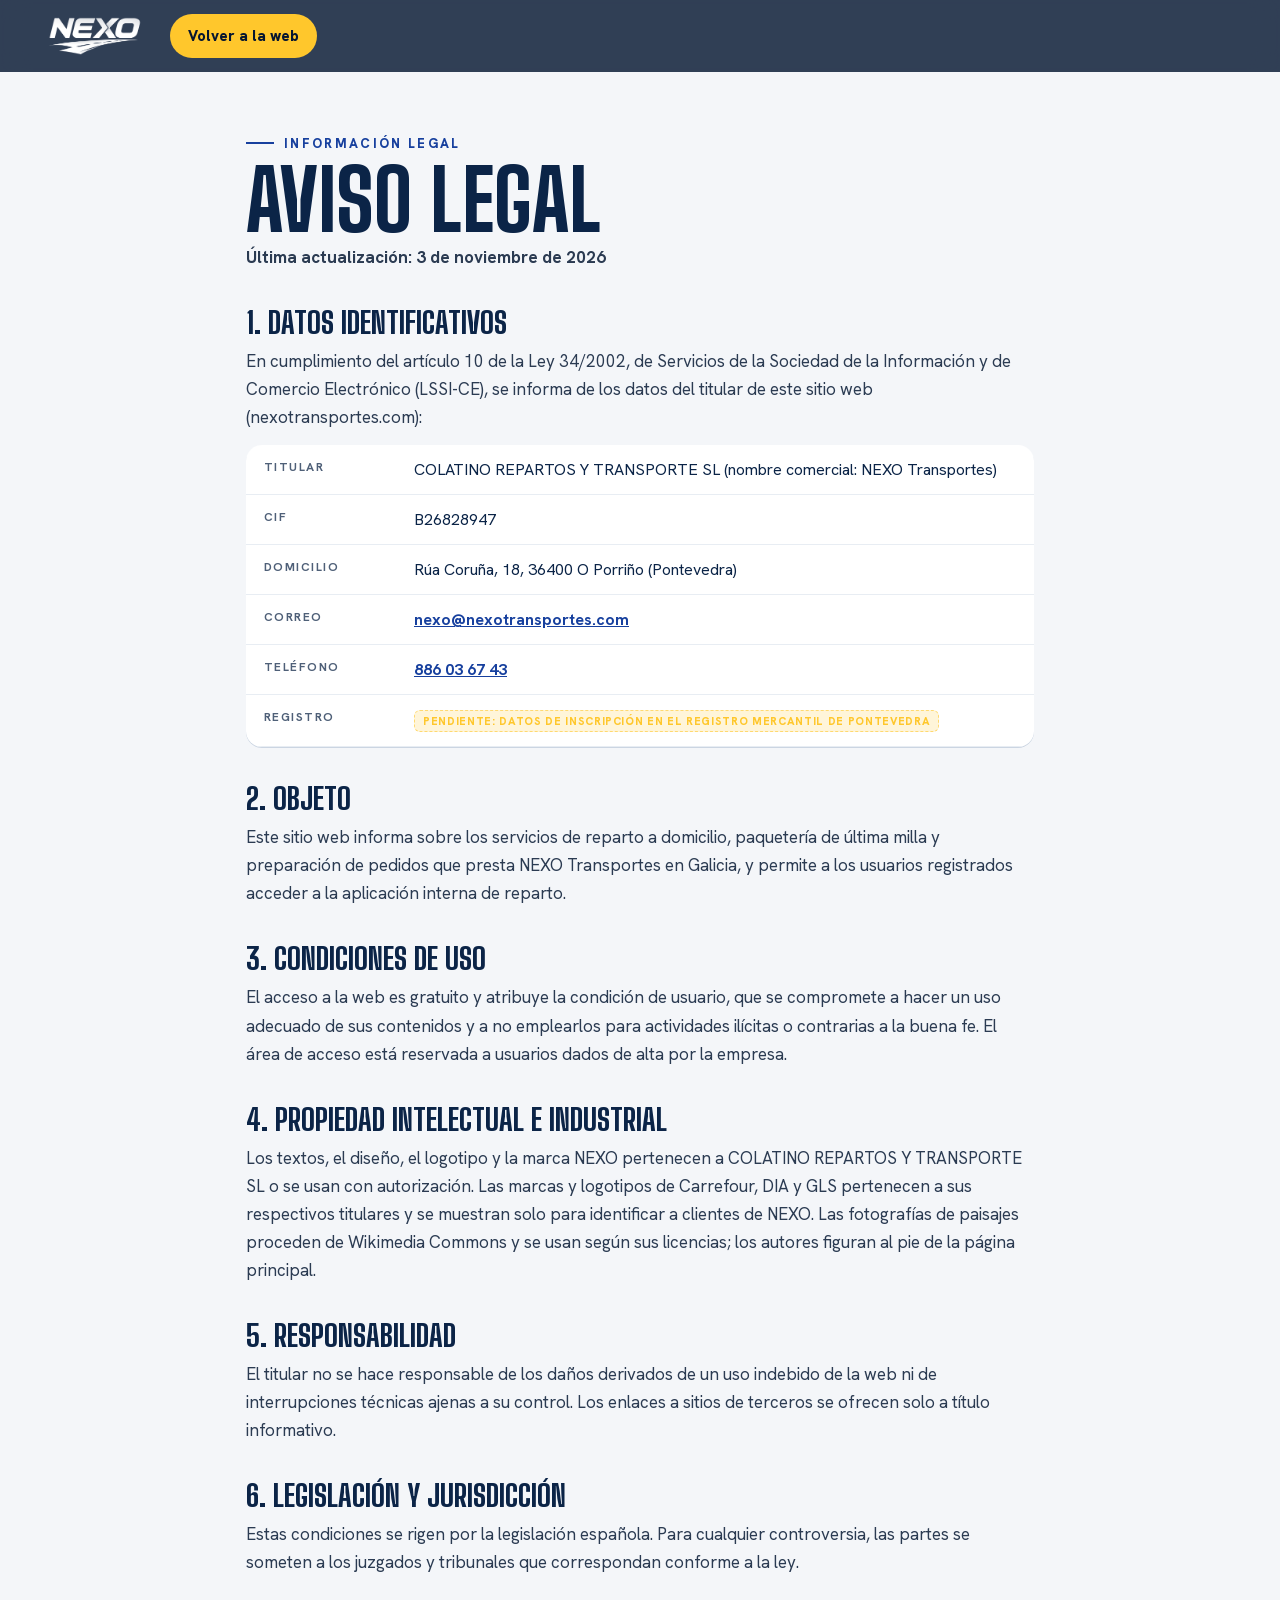
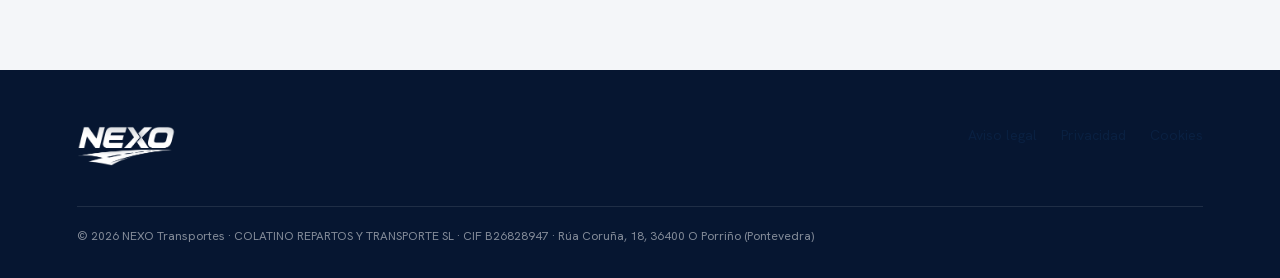
<file: aviso-legal.html>
<!DOCTYPE html>
<html lang="es">
<head>
<meta charset="UTF-8">
<meta name="viewport" content="width=device-width, initial-scale=1">
<title>Aviso legal · NEXO Transportes</title>
<meta name="robots" content="noindex, follow">
<link rel="icon" href="img/nexo-icon-192.png">
<link rel="stylesheet" href="fuentes/fuentes.css">
<link rel="stylesheet" href="site.css">
</head>
<body class="pag-legal">
<header class="cab con-fondo">
  <a class="cab-logo" href="index.html" aria-label="NEXO Transportes, inicio"><img src="img/logo-nexo-blanco.png" alt="NEXO" width="480" height="194"></a>
  <a class="btn-area" href="index.html">Volver a la web</a>
</header>
<main class="legal">
  <span class="etiqueta">Información legal</span>
  <h1>Aviso legal</h1>
  <p class="legal-fecha">Última actualización: 3 de noviembre de 2026</p>
  <h2>1. Datos identificativos</h2>
  <p>En cumplimiento del artículo 10 de la Ley 34/2002, de Servicios de la Sociedad de la Información y de Comercio Electrónico (LSSI-CE), se informa de los datos del titular de este sitio web (nexotransportes.com):</p>
  <table class="legal-datos">
    <tr><th>Titular</th><td>COLATINO REPARTOS Y TRANSPORTE SL (nombre comercial: NEXO Transportes)</td></tr>
    <tr><th>CIF</th><td>B26828947</td></tr>
    <tr><th>Domicilio</th><td>Rúa Coruña, 18, 36400 O Porriño (Pontevedra)</td></tr>
    <tr><th>Correo</th><td><a href="mailto:nexo@nexotransportes.com">nexo@nexotransportes.com</a></td></tr>
    <tr><th>Teléfono</th><td><a href="tel:+34886036743">886 03 67 43</a></td></tr>
    <tr><th>Registro</th><td><span class="valida">Pendiente: datos de inscripción en el Registro Mercantil de Pontevedra</span></td></tr>
  </table>
  <h2>2. Objeto</h2>
  <p>Este sitio web informa sobre los servicios de reparto a domicilio, paquetería de última milla y preparación de pedidos que presta NEXO Transportes en Galicia, y permite a los usuarios registrados acceder a la aplicación interna de reparto.</p>
  <h2>3. Condiciones de uso</h2>
  <p>El acceso a la web es gratuito y atribuye la condición de usuario, que se compromete a hacer un uso adecuado de sus contenidos y a no emplearlos para actividades ilícitas o contrarias a la buena fe. El área de acceso está reservada a usuarios dados de alta por la empresa.</p>
  <h2>4. Propiedad intelectual e industrial</h2>
  <p>Los textos, el diseño, el logotipo y la marca NEXO pertenecen a COLATINO REPARTOS Y TRANSPORTE SL o se usan con autorización. Las marcas y logotipos de Carrefour, DIA y GLS pertenecen a sus respectivos titulares y se muestran solo para identificar a clientes de NEXO. Las fotografías de paisajes proceden de Wikimedia Commons y se usan según sus licencias; los autores figuran al pie de la página principal.</p>
  <h2>5. Responsabilidad</h2>
  <p>El titular no se hace responsable de los daños derivados de un uso indebido de la web ni de interrupciones técnicas ajenas a su control. Los enlaces a sitios de terceros se ofrecen solo a título informativo.</p>
  <h2>6. Legislación y jurisdicción</h2>
  <p>Estas condiciones se rigen por la legislación española. Para cualquier controversia, las partes se someten a los juzgados y tribunales que correspondan conforme a la ley.</p>
</main>
<footer class="pie">
  <div class="pie-grid">
    <img src="img/logo-nexo-blanco.png" alt="NEXO Transportes" width="480" height="194">
    <ul><li><a href="aviso-legal.html">Aviso legal</a></li><li><a href="privacidad.html">Privacidad</a></li><li><a href="cookies.html">Cookies</a></li></ul>
  </div>
  <div class="pie-legal">© 2026 NEXO Transportes · COLATINO REPARTOS Y TRANSPORTE SL · CIF B26828947 · Rúa Coruña, 18, 36400 O Porriño (Pontevedra)</div>
</footer>
</body>
</html>
</file>
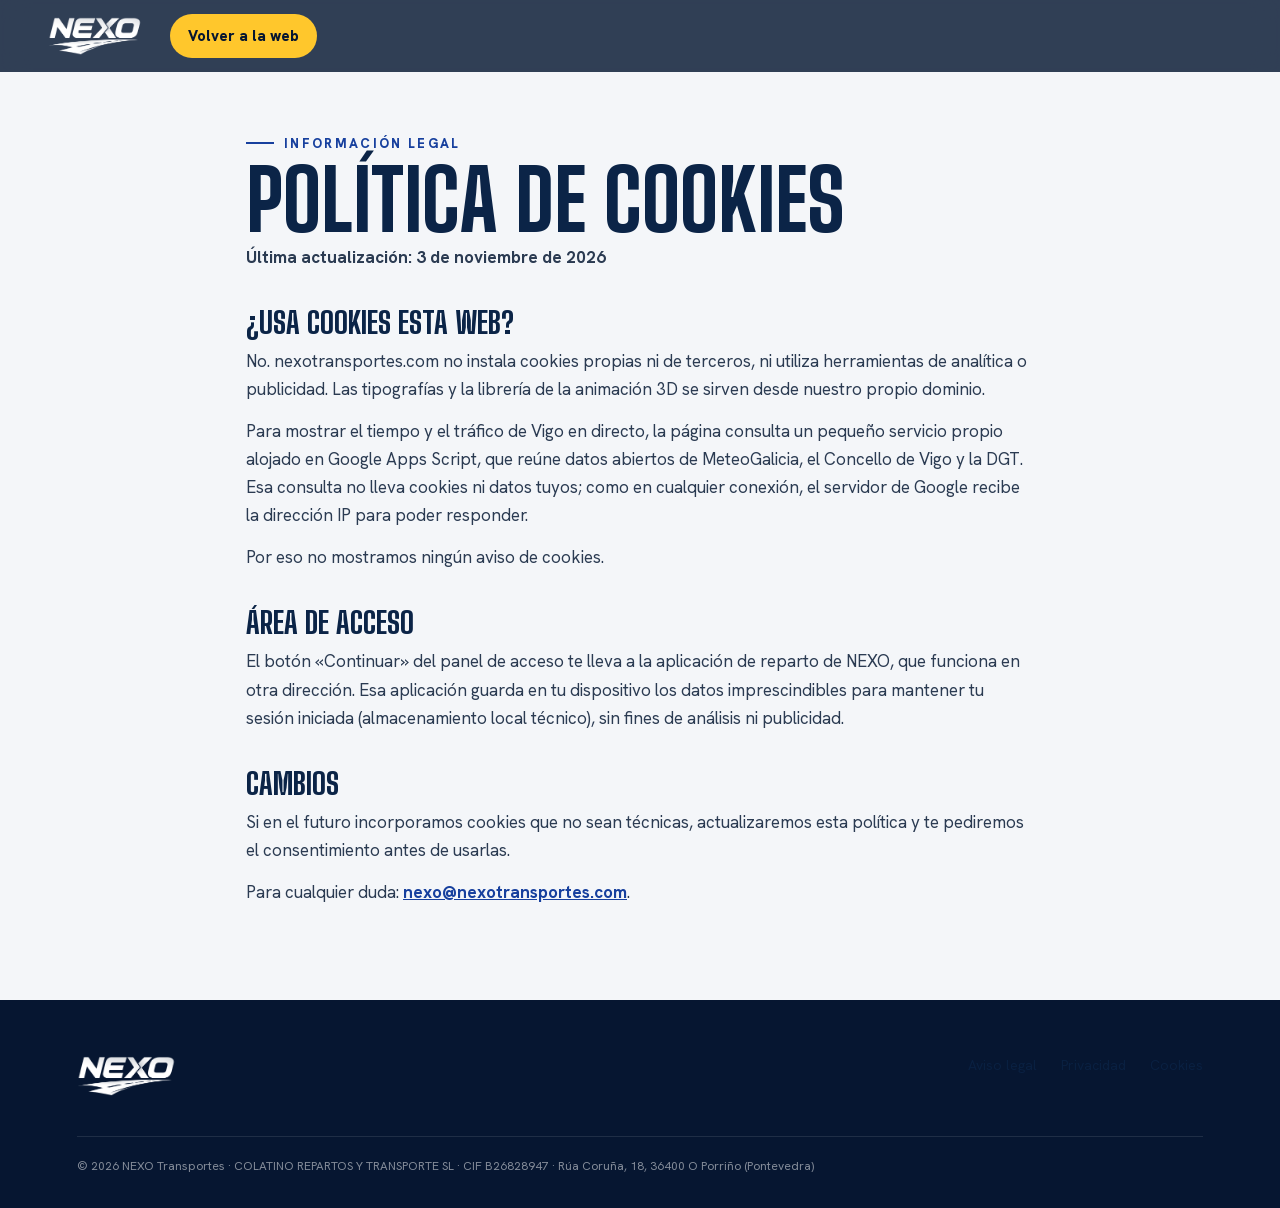
<file: cookies.html>
<!DOCTYPE html>
<html lang="es">
<head>
<meta charset="UTF-8">
<meta name="viewport" content="width=device-width, initial-scale=1">
<title>Política de cookies · NEXO Transportes</title>
<meta name="robots" content="noindex, follow">
<link rel="icon" href="img/nexo-icon-192.png">
<link rel="stylesheet" href="fuentes/fuentes.css">
<link rel="stylesheet" href="site.css">
</head>
<body class="pag-legal">
<header class="cab con-fondo">
  <a class="cab-logo" href="index.html" aria-label="NEXO Transportes, inicio"><img src="img/logo-nexo-blanco.png" alt="NEXO" width="480" height="194"></a>
  <a class="btn-area" href="index.html">Volver a la web</a>
</header>
<main class="legal">
  <span class="etiqueta">Información legal</span>
  <h1>Política de cookies</h1>
  <p class="legal-fecha">Última actualización: 3 de noviembre de 2026</p>
  <h2>¿Usa cookies esta web?</h2>
  <p>No. nexotransportes.com no instala cookies propias ni de terceros, ni utiliza herramientas de analítica o publicidad. Las tipografías y la librería de la animación 3D se sirven desde nuestro propio dominio.</p>
  <p>Para mostrar el tiempo y el tráfico de Vigo en directo, la página consulta un pequeño servicio propio alojado en Google Apps Script, que reúne datos abiertos de MeteoGalicia, el Concello de Vigo y la DGT. Esa consulta no lleva cookies ni datos tuyos; como en cualquier conexión, el servidor de Google recibe la dirección IP para poder responder.</p>
  <p>Por eso no mostramos ningún aviso de cookies.</p>
  <h2>Área de acceso</h2>
  <p>El botón «Continuar» del panel de acceso te lleva a la aplicación de reparto de NEXO, que funciona en otra dirección. Esa aplicación guarda en tu dispositivo los datos imprescindibles para mantener tu sesión iniciada (almacenamiento local técnico), sin fines de análisis ni publicidad.</p>
  <h2>Cambios</h2>
  <p>Si en el futuro incorporamos cookies que no sean técnicas, actualizaremos esta política y te pediremos el consentimiento antes de usarlas.</p>
  <p>Para cualquier duda: <a href="mailto:nexo@nexotransportes.com">nexo@nexotransportes.com</a>.</p>
</main>
<footer class="pie">
  <div class="pie-grid">
    <img src="img/logo-nexo-blanco.png" alt="NEXO Transportes" width="480" height="194">
    <ul><li><a href="aviso-legal.html">Aviso legal</a></li><li><a href="privacidad.html">Privacidad</a></li><li><a href="cookies.html">Cookies</a></li></ul>
  </div>
  <div class="pie-legal">© 2026 NEXO Transportes · COLATINO REPARTOS Y TRANSPORTE SL · CIF B26828947 · Rúa Coruña, 18, 36400 O Porriño (Pontevedra)</div>
</footer>
</body>
</html>
</file>
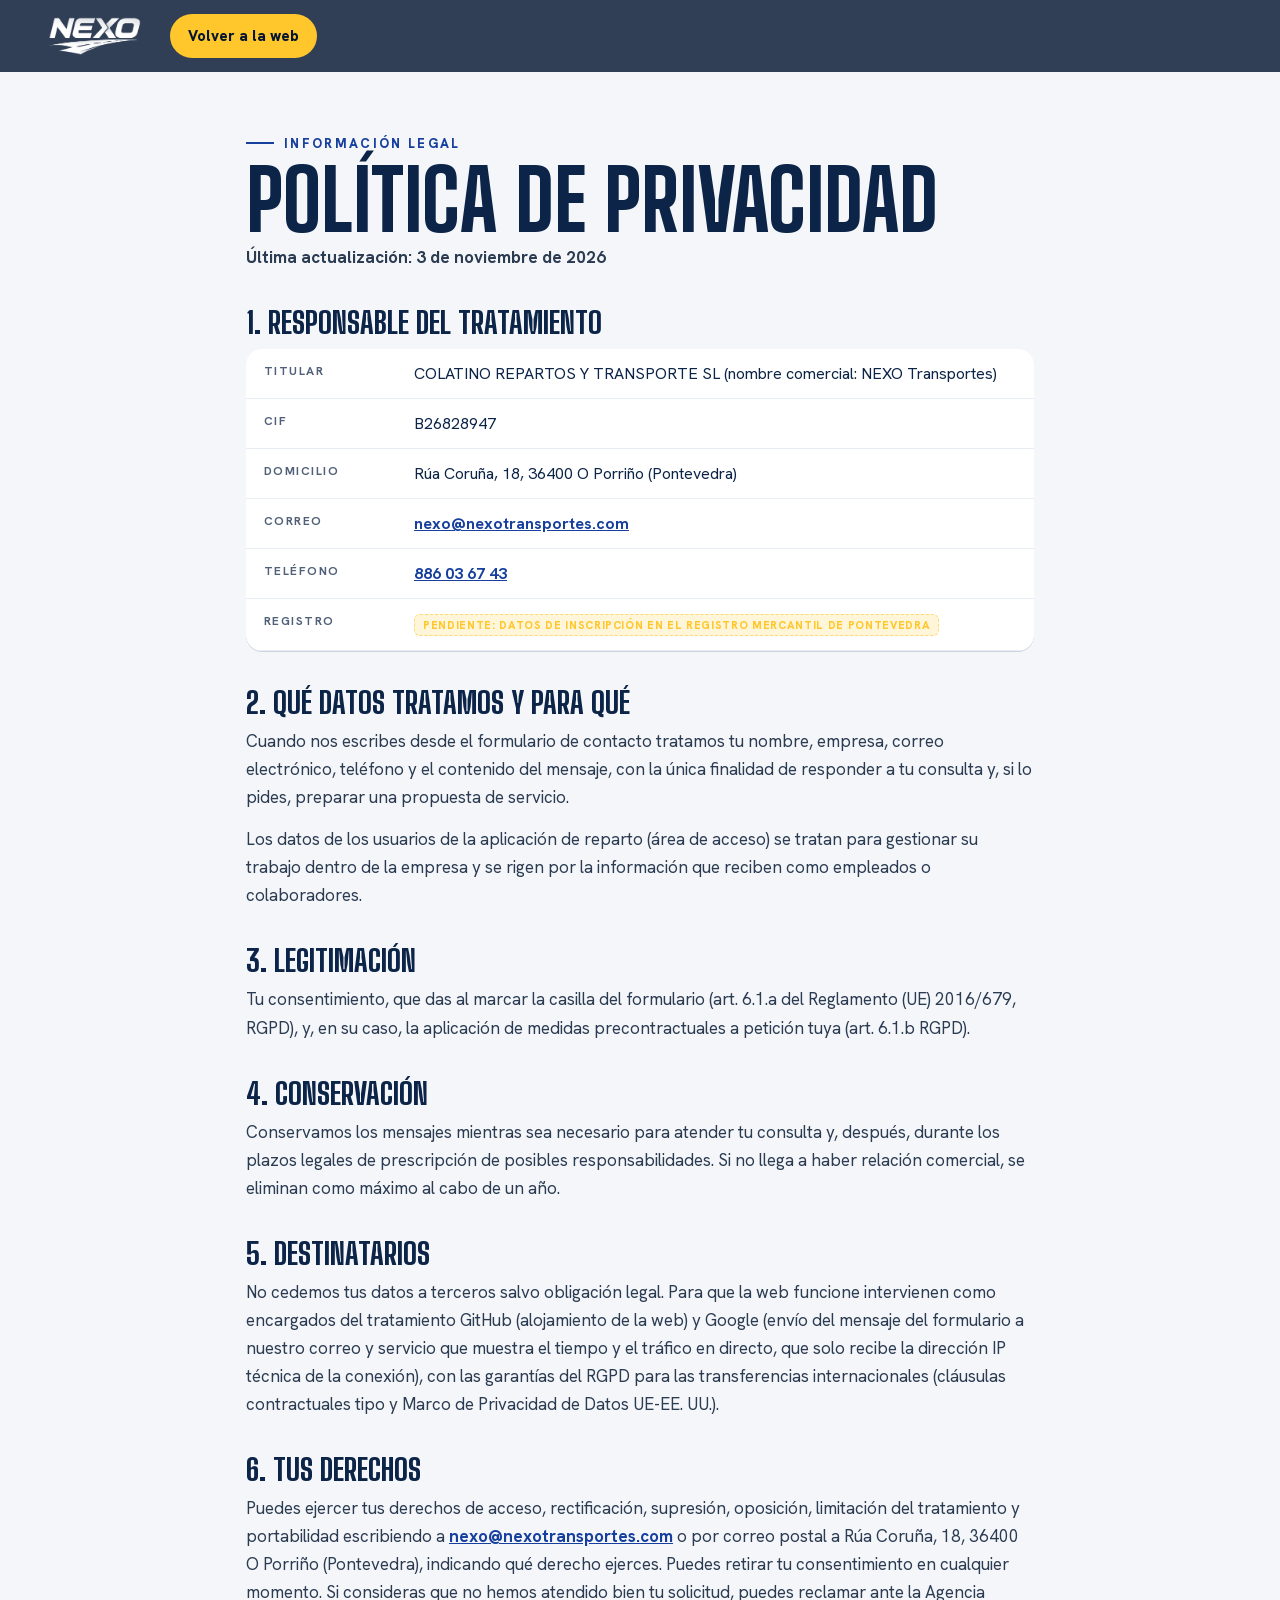
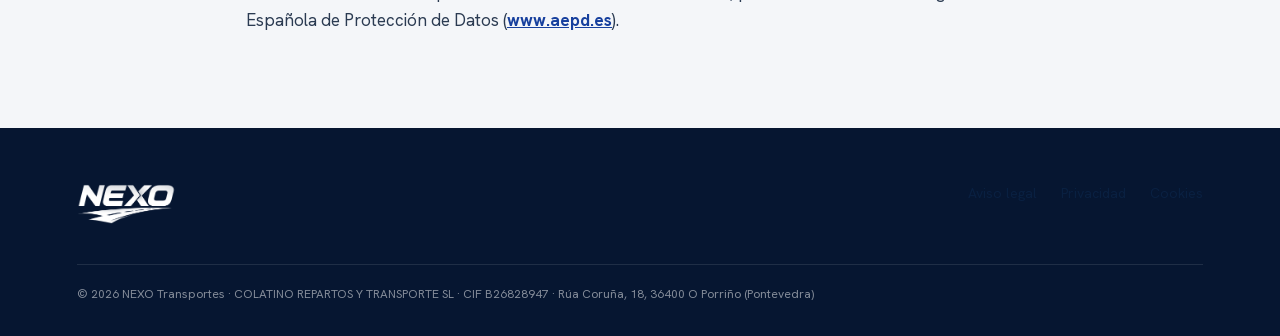
<file: privacidad.html>
<!DOCTYPE html>
<html lang="es">
<head>
<meta charset="UTF-8">
<meta name="viewport" content="width=device-width, initial-scale=1">
<title>Política de privacidad · NEXO Transportes</title>
<meta name="robots" content="noindex, follow">
<link rel="icon" href="img/nexo-icon-192.png">
<link rel="stylesheet" href="fuentes/fuentes.css">
<link rel="stylesheet" href="site.css">
</head>
<body class="pag-legal">
<header class="cab con-fondo">
  <a class="cab-logo" href="index.html" aria-label="NEXO Transportes, inicio"><img src="img/logo-nexo-blanco.png" alt="NEXO" width="480" height="194"></a>
  <a class="btn-area" href="index.html">Volver a la web</a>
</header>
<main class="legal">
  <span class="etiqueta">Información legal</span>
  <h1>Política de privacidad</h1>
  <p class="legal-fecha">Última actualización: 3 de noviembre de 2026</p>
  <h2>1. Responsable del tratamiento</h2>
  <table class="legal-datos">
    <tr><th>Titular</th><td>COLATINO REPARTOS Y TRANSPORTE SL (nombre comercial: NEXO Transportes)</td></tr>
    <tr><th>CIF</th><td>B26828947</td></tr>
    <tr><th>Domicilio</th><td>Rúa Coruña, 18, 36400 O Porriño (Pontevedra)</td></tr>
    <tr><th>Correo</th><td><a href="mailto:nexo@nexotransportes.com">nexo@nexotransportes.com</a></td></tr>
    <tr><th>Teléfono</th><td><a href="tel:+34886036743">886 03 67 43</a></td></tr>
    <tr><th>Registro</th><td><span class="valida">Pendiente: datos de inscripción en el Registro Mercantil de Pontevedra</span></td></tr>
  </table>
  <h2>2. Qué datos tratamos y para qué</h2>
  <p>Cuando nos escribes desde el formulario de contacto tratamos tu nombre, empresa, correo electrónico, teléfono y el contenido del mensaje, con la única finalidad de responder a tu consulta y, si lo pides, preparar una propuesta de servicio.</p>
  <p>Los datos de los usuarios de la aplicación de reparto (área de acceso) se tratan para gestionar su trabajo dentro de la empresa y se rigen por la información que reciben como empleados o colaboradores.</p>
  <h2>3. Legitimación</h2>
  <p>Tu consentimiento, que das al marcar la casilla del formulario (art. 6.1.a del Reglamento (UE) 2016/679, RGPD), y, en su caso, la aplicación de medidas precontractuales a petición tuya (art. 6.1.b RGPD).</p>
  <h2>4. Conservación</h2>
  <p>Conservamos los mensajes mientras sea necesario para atender tu consulta y, después, durante los plazos legales de prescripción de posibles responsabilidades. Si no llega a haber relación comercial, se eliminan como máximo al cabo de un año.</p>
  <h2>5. Destinatarios</h2>
  <p>No cedemos tus datos a terceros salvo obligación legal. Para que la web funcione intervienen como encargados del tratamiento GitHub (alojamiento de la web) y Google (envío del mensaje del formulario a nuestro correo y servicio que muestra el tiempo y el tráfico en directo, que solo recibe la dirección IP técnica de la conexión), con las garantías del RGPD para las transferencias internacionales (cláusulas contractuales tipo y Marco de Privacidad de Datos UE-EE. UU.).</p>
  <h2>6. Tus derechos</h2>
  <p>Puedes ejercer tus derechos de acceso, rectificación, supresión, oposición, limitación del tratamiento y portabilidad escribiendo a <a href="mailto:nexo@nexotransportes.com">nexo@nexotransportes.com</a> o por correo postal a Rúa Coruña, 18, 36400 O Porriño (Pontevedra), indicando qué derecho ejerces. Puedes retirar tu consentimiento en cualquier momento. Si consideras que no hemos atendido bien tu solicitud, puedes reclamar ante la Agencia Española de Protección de Datos (<a href="https://www.aepd.es">www.aepd.es</a>).</p>
</main>
<footer class="pie">
  <div class="pie-grid">
    <img src="img/logo-nexo-blanco.png" alt="NEXO Transportes" width="480" height="194">
    <ul><li><a href="aviso-legal.html">Aviso legal</a></li><li><a href="privacidad.html">Privacidad</a></li><li><a href="cookies.html">Cookies</a></li></ul>
  </div>
  <div class="pie-legal">© 2026 NEXO Transportes · COLATINO REPARTOS Y TRANSPORTE SL · CIF B26828947 · Rúa Coruña, 18, 36400 O Porriño (Pontevedra)</div>
</footer>
</body>
</html>
</file>
<file: fuentes/fuentes.css>
/* Tipografías NEXO servidas desde el propio dominio (sin Google Fonts). Licencia SIL OFL. */
/* latin-ext */
@font-face {
  font-family: 'Big Shoulders Display';
  font-style: normal;
  font-weight: 600;
  font-display: swap;
  src: url(BigShouldersDisplay-latin-ext-0.woff2) format('woff2');
  unicode-range: U+0100-02BA, U+02BD-02C5, U+02C7-02CC, U+02CE-02D7, U+02DD-02FF, U+0304, U+0308, U+0329, U+1D00-1DBF, U+1E00-1E9F, U+1EF2-1EFF, U+2020, U+20A0-20AB, U+20AD-20C4, U+2113, U+2C60-2C7F, U+A720-A7FF;
}
/* latin */
@font-face {
  font-family: 'Big Shoulders Display';
  font-style: normal;
  font-weight: 600;
  font-display: swap;
  src: url(BigShouldersDisplay-latin-1.woff2) format('woff2');
  unicode-range: U+0000-00FF, U+0131, U+0152-0153, U+02BB-02BC, U+02C6, U+02DA, U+02DC, U+0304, U+0308, U+0329, U+2000-206F, U+20AC, U+2122, U+2191, U+2193, U+2212, U+2215, U+FEFF, U+FFFD;
}
/* latin-ext */
@font-face {
  font-family: 'Big Shoulders Display';
  font-style: normal;
  font-weight: 700;
  font-display: swap;
  src: url(BigShouldersDisplay-latin-ext-0.woff2) format('woff2');
  unicode-range: U+0100-02BA, U+02BD-02C5, U+02C7-02CC, U+02CE-02D7, U+02DD-02FF, U+0304, U+0308, U+0329, U+1D00-1DBF, U+1E00-1E9F, U+1EF2-1EFF, U+2020, U+20A0-20AB, U+20AD-20C4, U+2113, U+2C60-2C7F, U+A720-A7FF;
}
/* latin */
@font-face {
  font-family: 'Big Shoulders Display';
  font-style: normal;
  font-weight: 700;
  font-display: swap;
  src: url(BigShouldersDisplay-latin-1.woff2) format('woff2');
  unicode-range: U+0000-00FF, U+0131, U+0152-0153, U+02BB-02BC, U+02C6, U+02DA, U+02DC, U+0304, U+0308, U+0329, U+2000-206F, U+20AC, U+2122, U+2191, U+2193, U+2212, U+2215, U+FEFF, U+FFFD;
}
/* latin-ext */
@font-face {
  font-family: 'Big Shoulders Display';
  font-style: normal;
  font-weight: 800;
  font-display: swap;
  src: url(BigShouldersDisplay-latin-ext-0.woff2) format('woff2');
  unicode-range: U+0100-02BA, U+02BD-02C5, U+02C7-02CC, U+02CE-02D7, U+02DD-02FF, U+0304, U+0308, U+0329, U+1D00-1DBF, U+1E00-1E9F, U+1EF2-1EFF, U+2020, U+20A0-20AB, U+20AD-20C4, U+2113, U+2C60-2C7F, U+A720-A7FF;
}
/* latin */
@font-face {
  font-family: 'Big Shoulders Display';
  font-style: normal;
  font-weight: 800;
  font-display: swap;
  src: url(BigShouldersDisplay-latin-1.woff2) format('woff2');
  unicode-range: U+0000-00FF, U+0131, U+0152-0153, U+02BB-02BC, U+02C6, U+02DA, U+02DC, U+0304, U+0308, U+0329, U+2000-206F, U+20AC, U+2122, U+2191, U+2193, U+2212, U+2215, U+FEFF, U+FFFD;
}
/* latin-ext */
@font-face {
  font-family: 'Hanken Grotesk';
  font-style: normal;
  font-weight: 400;
  font-display: swap;
  src: url(HankenGrotesk-latin-ext-2.woff2) format('woff2');
  unicode-range: U+0100-02BA, U+02BD-02C5, U+02C7-02CC, U+02CE-02D7, U+02DD-02FF, U+0304, U+0308, U+0329, U+1D00-1DBF, U+1E00-1E9F, U+1EF2-1EFF, U+2020, U+20A0-20AB, U+20AD-20C4, U+2113, U+2C60-2C7F, U+A720-A7FF;
}
/* latin */
@font-face {
  font-family: 'Hanken Grotesk';
  font-style: normal;
  font-weight: 400;
  font-display: swap;
  src: url(HankenGrotesk-latin-3.woff2) format('woff2');
  unicode-range: U+0000-00FF, U+0131, U+0152-0153, U+02BB-02BC, U+02C6, U+02DA, U+02DC, U+0304, U+0308, U+0329, U+2000-206F, U+20AC, U+2122, U+2191, U+2193, U+2212, U+2215, U+FEFF, U+FFFD;
}
/* latin-ext */
@font-face {
  font-family: 'Hanken Grotesk';
  font-style: normal;
  font-weight: 500;
  font-display: swap;
  src: url(HankenGrotesk-latin-ext-2.woff2) format('woff2');
  unicode-range: U+0100-02BA, U+02BD-02C5, U+02C7-02CC, U+02CE-02D7, U+02DD-02FF, U+0304, U+0308, U+0329, U+1D00-1DBF, U+1E00-1E9F, U+1EF2-1EFF, U+2020, U+20A0-20AB, U+20AD-20C4, U+2113, U+2C60-2C7F, U+A720-A7FF;
}
/* latin */
@font-face {
  font-family: 'Hanken Grotesk';
  font-style: normal;
  font-weight: 500;
  font-display: swap;
  src: url(HankenGrotesk-latin-3.woff2) format('woff2');
  unicode-range: U+0000-00FF, U+0131, U+0152-0153, U+02BB-02BC, U+02C6, U+02DA, U+02DC, U+0304, U+0308, U+0329, U+2000-206F, U+20AC, U+2122, U+2191, U+2193, U+2212, U+2215, U+FEFF, U+FFFD;
}
/* latin-ext */
@font-face {
  font-family: 'Hanken Grotesk';
  font-style: normal;
  font-weight: 600;
  font-display: swap;
  src: url(HankenGrotesk-latin-ext-2.woff2) format('woff2');
  unicode-range: U+0100-02BA, U+02BD-02C5, U+02C7-02CC, U+02CE-02D7, U+02DD-02FF, U+0304, U+0308, U+0329, U+1D00-1DBF, U+1E00-1E9F, U+1EF2-1EFF, U+2020, U+20A0-20AB, U+20AD-20C4, U+2113, U+2C60-2C7F, U+A720-A7FF;
}
/* latin */
@font-face {
  font-family: 'Hanken Grotesk';
  font-style: normal;
  font-weight: 600;
  font-display: swap;
  src: url(HankenGrotesk-latin-3.woff2) format('woff2');
  unicode-range: U+0000-00FF, U+0131, U+0152-0153, U+02BB-02BC, U+02C6, U+02DA, U+02DC, U+0304, U+0308, U+0329, U+2000-206F, U+20AC, U+2122, U+2191, U+2193, U+2212, U+2215, U+FEFF, U+FFFD;
}
/* latin-ext */
@font-face {
  font-family: 'Hanken Grotesk';
  font-style: normal;
  font-weight: 700;
  font-display: swap;
  src: url(HankenGrotesk-latin-ext-2.woff2) format('woff2');
  unicode-range: U+0100-02BA, U+02BD-02C5, U+02C7-02CC, U+02CE-02D7, U+02DD-02FF, U+0304, U+0308, U+0329, U+1D00-1DBF, U+1E00-1E9F, U+1EF2-1EFF, U+2020, U+20A0-20AB, U+20AD-20C4, U+2113, U+2C60-2C7F, U+A720-A7FF;
}
/* latin */
@font-face {
  font-family: 'Hanken Grotesk';
  font-style: normal;
  font-weight: 700;
  font-display: swap;
  src: url(HankenGrotesk-latin-3.woff2) format('woff2');
  unicode-range: U+0000-00FF, U+0131, U+0152-0153, U+02BB-02BC, U+02C6, U+02DA, U+02DC, U+0304, U+0308, U+0329, U+2000-206F, U+20AC, U+2122, U+2191, U+2193, U+2212, U+2215, U+FEFF, U+FFFD;
}
/* latin-ext */
@font-face {
  font-family: 'Hanken Grotesk';
  font-style: normal;
  font-weight: 800;
  font-display: swap;
  src: url(HankenGrotesk-latin-ext-2.woff2) format('woff2');
  unicode-range: U+0100-02BA, U+02BD-02C5, U+02C7-02CC, U+02CE-02D7, U+02DD-02FF, U+0304, U+0308, U+0329, U+1D00-1DBF, U+1E00-1E9F, U+1EF2-1EFF, U+2020, U+20A0-20AB, U+20AD-20C4, U+2113, U+2C60-2C7F, U+A720-A7FF;
}
/* latin */
@font-face {
  font-family: 'Hanken Grotesk';
  font-style: normal;
  font-weight: 800;
  font-display: swap;
  src: url(HankenGrotesk-latin-3.woff2) format('woff2');
  unicode-range: U+0000-00FF, U+0131, U+0152-0153, U+02BB-02BC, U+02C6, U+02DA, U+02DC, U+0304, U+0308, U+0329, U+2000-206F, U+20AC, U+2122, U+2191, U+2193, U+2212, U+2215, U+FEFF, U+FFFD;
}
</file>
<file: site.css>
/* =============================================================
   NEXO Transportes · web pública (lienzo, 03/11/2026)
   Tipografías y azules de la app NEXO (nexo-tema.css) + amarillo
   de acento y grises. Todo el movimiento se apaga con
   prefers-reduced-motion.
   ============================================================= */
:root {
  --azul-noche:#061631; --azul:#0B2447; --azul-vivo:#17409E; --azul-cielo:#3D7BFF;
  --amarillo:#FFC72C;   --amarillo-claro:#FFE08A;
  --gris-0:#F4F6F9; --gris-1:#E8EDF3; --gris-2:#CBD5E2; --gris-3:#8A98AD; --gris-4:#4F6078;
  --blanco:#FFFFFF;
  --display:'Big Shoulders Display','Arial Narrow',sans-serif;
  --texto:'Hanken Grotesk',system-ui,-apple-system,'Segoe UI',sans-serif;
  --r:20px; --r-s:12px;
  --cab:72px;
}
*,*::before,*::after { box-sizing:border-box; }
html { scroll-behavior:smooth; -webkit-text-size-adjust:100%; }
body { margin:0; background:var(--azul-noche); color:var(--blanco); font-family:var(--texto); -webkit-font-smoothing:antialiased; overflow-x:hidden; }
img { display:block; max-width:100%; }
a { color:inherit; }
:focus-visible { outline:3px solid var(--amarillo); outline-offset:3px; border-radius:6px; }

/* ---------- Cabecera ---------- */
.cab { position:fixed; inset:0 0 auto 0; z-index:60; height:var(--cab); display:flex; align-items:center; gap:28px;
  padding:0 clamp(16px,4vw,48px); transition:background .3s, box-shadow .3s; }
.cab.con-fondo { background:rgba(6,22,49,.82); backdrop-filter:blur(14px); -webkit-backdrop-filter:blur(14px); box-shadow:0 1px 0 rgba(255,255,255,.08); }
.cab-logo img { height:38px; width:auto; }
.cab nav { display:flex; gap:26px; margin-left:auto; }
.cab nav a { font-weight:700; font-size:15px; text-decoration:none; opacity:.82; transition:opacity .2s; }
.cab nav a:hover { opacity:1; }
.btn-area { display:inline-flex; align-items:center; gap:8px; min-height:44px; padding:0 18px; border-radius:99px; border:0; cursor:pointer;
  background:var(--amarillo); color:var(--azul-noche); font:800 15px var(--texto); text-decoration:none; }
.btn-area svg { width:18px; height:18px; }
@media (max-width:900px) {
  .cab nav { display:none; }
  .btn-area { margin-left:auto; padding:0 14px; }
}

/* ---------- Escenario de scroll (la furgoneta 3D viaja) ---------- */
.viaje { position:relative; height:560vh; }
.escenario { position:sticky; top:0; height:100vh; height:100svh; overflow:hidden; }
.fondos, .fondos figure { position:absolute; inset:0; margin:0; }
.fondos figure { opacity:0; transition:opacity 1.1s ease; }
.fondos figure.activa { opacity:1; }
.fondos img { width:100%; height:100%; object-fit:cover; transform:scale(1.12); transition:transform 7s ease-out; }
.fondos figure.activa img { transform:scale(1.02); }
.fondos::after { content:''; position:absolute; inset:0;
  background:
    linear-gradient(90deg, rgba(6,22,49,.92) 0%, rgba(6,22,49,.55) 42%, rgba(6,22,49,.15) 70%, rgba(6,22,49,.55) 100%),
    linear-gradient(0deg, rgba(6,22,49,.95) 0%, rgba(6,22,49,0) 38%),
    linear-gradient(180deg, rgba(6,22,49,.7) 0%, rgba(6,22,49,0) 22%); }
#lienzo3d { position:absolute; inset:0; width:100%; height:100%; z-index:2; }

.titulos { position:absolute; z-index:3; left:clamp(16px,6vw,96px); top:calc(var(--cab) + 7vh); width:min(46vw,640px); }
.escena-txt { position:absolute; inset:0 auto auto 0; width:100%; pointer-events:none; }
.escena-txt.activa { pointer-events:auto; }
.etiqueta { display:inline-flex; align-items:center; gap:10px; font:800 13px var(--texto); letter-spacing:.18em; text-transform:uppercase; color:var(--amarillo); }
.etiqueta::before { content:''; width:28px; height:2px; background:currentColor; }
.titular { margin:14px 0 0; font-family:var(--display); font-weight:800; text-transform:uppercase; line-height:.86; letter-spacing:-.005em;
  font-size:clamp(56px,8.4vw,132px); }
.titular .l { display:inline-block; overflow:hidden; vertical-align:top; padding:.14em 0 .04em; margin-top:-.14em; }
.titular .l > span { display:inline-block; transform:translateY(140%); transition:transform .8s cubic-bezier(.2,.8,.1,1); }
.escena-txt:not(.activa) .titular { opacity:0; transition:opacity .25s; }
.escena-txt.activa .titular .l > span { transform:none; }
.titular em { font-style:normal; color:var(--amarillo); }
.bajada { margin:22px 0 0; max-width:30em; font-size:clamp(16px,1.35vw,19px); line-height:1.5; color:rgba(255,255,255,.86);
  opacity:0; transform:translateY(14px); transition:opacity .6s .35s, transform .6s .35s; }
.escena-txt.activa .bajada, .escena-txt.activa .ctas { opacity:1; transform:none; }
.escena-txt .etiqueta { opacity:0; transition:opacity .5s .1s; }
.escena-txt.activa .etiqueta { opacity:1; }
.ctas { display:flex; flex-wrap:wrap; gap:12px; margin-top:28px; opacity:0; transform:translateY(14px); transition:opacity .6s .5s, transform .6s .5s; }
.btn { display:inline-flex; align-items:center; justify-content:center; gap:10px; min-height:54px; padding:0 24px; border-radius:var(--r-s);
  font:800 16px var(--texto); text-decoration:none; border:0; cursor:pointer; transition:transform .15s, background .2s; }
.btn:active { transform:scale(.97); }
.btn-amarillo { background:var(--amarillo); color:var(--azul-noche); }
.btn-amarillo:hover { background:var(--amarillo-claro); }
.btn-linea { background:rgba(255,255,255,.08); color:var(--blanco); box-shadow:inset 0 0 0 1.5px rgba(255,255,255,.4); }
.btn-linea:hover { background:rgba(255,255,255,.16); }

/* Raíl de escenas */
.rail { position:absolute; z-index:4; left:clamp(16px,6vw,96px); bottom:32px; display:flex; align-items:center; gap:18px; font:700 13px var(--texto); }
.rail-num { font:800 28px var(--display); color:var(--amarillo); min-width:2.2ch; }
.rail ol { display:flex; gap:6px; margin:0; padding:0; list-style:none; }
.rail li { width:36px; height:4px; border-radius:2px; background:rgba(255,255,255,.22); overflow:hidden; }
.rail li i { display:block; height:100%; width:0; background:var(--amarillo); }
.rail-nombre { opacity:.8; letter-spacing:.06em; text-transform:uppercase; }
.pista-scroll { position:absolute; z-index:4; right:clamp(16px,4vw,48px); bottom:32px; font:700 12px var(--texto); letter-spacing:.2em; text-transform:uppercase; opacity:.7;
  display:flex; align-items:center; gap:10px; }
.pista-scroll span { width:1.5px; height:38px; background:linear-gradient(var(--amarillo),transparent); animation:pista 1.8s infinite; }
@keyframes pista { 0%{transform:scaleY(0);transform-origin:top} 50%{transform:scaleY(1);transform-origin:top} 51%{transform-origin:bottom} 100%{transform:scaleY(0);transform-origin:bottom} }

/* ---------- Panel de acceso NEXO (mismo diseño que login.html de la app) ---------- */
.acceso { position:absolute; z-index:5; right:clamp(16px,5vw,80px); top:calc(var(--cab) + 7vh); width:360px;
  background:#FBFCFA; color:#0B2447; border-radius:var(--r); padding:0 0 18px; overflow:hidden;
  box-shadow:0 30px 80px -20px rgba(0,0,0,.55); transition:opacity .5s, transform .5s; }
.acceso.fuera { opacity:0; transform:translateY(-20px) scale(.97); pointer-events:none; }
.acceso-logo { background:#FEFEFE; box-shadow:0 1px 0 #CBD5E2; padding:18px 16px 12px; display:flex; flex-direction:column; align-items:center; gap:4px; }
.acceso-logo img { height:52px; width:auto; }
.acceso-logo span { font-size:12px; font-weight:700; color:#4F6078; }
.acceso form { padding:16px 16px 0; display:flex; flex-direction:column; gap:14px; }
.acceso h2 { margin:0; font-family:var(--display); font-weight:800; font-size:32px; line-height:1; }
.acceso label { font-size:12px; font-weight:700; color:#4F6078; }
.acceso .campo { display:flex; flex-direction:column; gap:4px; }
.acceso input { width:100%; height:52px; border:1.5px solid #CBD5E2; border-radius:12px; background:#EEF2F7; color:#0B2447;
  font:700 17px var(--texto); padding:0 14px; outline:none; }
.acceso input:focus { border-color:#0B2447; background:#FBFCFA; }
.acceso input::placeholder { color:#7A879A; font-weight:600; }
.acceso button { width:100%; min-height:54px; border:0; border-radius:16px; background:#0B2447; color:#F3F7FC; cursor:pointer;
  font:800 17px var(--texto); display:flex; align-items:center; justify-content:center; gap:8px; }
.acceso .pista { margin:0; font-size:13px; line-height:1.4; color:#4F6078; text-align:center; }
.acceso-cerrar { display:none; }

/* Modal del acceso (botón «Área cliente» cuando el panel ya no está a la vista) */
.modal { position:fixed; inset:0; z-index:80; display:grid; place-items:center; padding:16px; background:rgba(6,22,49,.7); backdrop-filter:blur(6px); }
.modal[hidden] { display:none; }
.modal .acceso { position:relative; inset:auto; opacity:1; transform:none; pointer-events:auto; }
.modal .acceso-cerrar { display:grid; place-items:center; position:absolute; top:8px; right:8px; width:44px; height:44px; border:0; border-radius:12px;
  background:transparent; color:#4F6078; cursor:pointer; font-size:26px; }

/* ---------- Secciones claras ---------- */
.seccion { position:relative; padding:clamp(72px,10vw,140px) clamp(16px,6vw,96px); }
.clara { background:var(--gris-0); color:var(--azul); }
.cabeza { display:grid; grid-template-columns:minmax(0,1fr) minmax(0,1fr); gap:40px; align-items:end; margin-bottom:56px; }
.cabeza h2 { margin:12px 0 0; font-family:var(--display); font-weight:800; text-transform:uppercase; line-height:.9; font-size:clamp(44px,5.6vw,88px); }
.cabeza h2 em { font-style:normal; color:var(--azul-vivo); }
.cabeza p { margin:0; font-size:18px; line-height:1.55; color:var(--gris-4); max-width:34em; }
.clara .etiqueta { color:var(--azul-vivo); }

.servicios { display:grid; grid-template-columns:repeat(3,minmax(0,1fr)); gap:18px; }
.serv { position:relative; background:var(--blanco); border-radius:var(--r); padding:28px; min-height:360px; display:flex; flex-direction:column; gap:14px;
  box-shadow:0 1px 0 var(--gris-2); overflow:hidden; transition:transform .35s cubic-bezier(.2,.8,.2,1), box-shadow .35s; }
.serv:hover { box-shadow:0 30px 60px -30px rgba(11,36,71,.45); }
.serv-n { font:800 15px var(--display); color:var(--gris-3); letter-spacing:.1em; }
.serv-ico { width:64px; height:64px; border-radius:18px; display:grid; place-items:center; background:var(--azul); color:var(--amarillo); }
.serv-ico svg { width:34px; height:34px; }
.serv h3 { margin:auto 0 0; font-family:var(--display); font-weight:800; font-size:36px; line-height:.95; text-transform:uppercase; }
.serv p { margin:0; font-size:16px; line-height:1.5; color:var(--gris-4); }
.serv.destacado { background:var(--azul); color:var(--blanco); }
.serv.destacado p { color:rgba(255,255,255,.75); }
.serv.destacado .serv-ico { background:var(--amarillo); color:var(--azul); }
.chips { display:flex; flex-wrap:wrap; gap:6px; }
.chip { font:800 12px var(--texto); padding:5px 10px; border-radius:99px; background:var(--gris-1); color:var(--azul); }
.destacado .chip { background:rgba(255,255,255,.12); color:var(--blanco); }

/* ---------- Tecnología NEXO ---------- */
.tec { background:var(--azul); overflow:hidden; }
.tec-grid { display:grid; grid-template-columns:minmax(0,1.05fr) minmax(0,1fr); gap:clamp(32px,6vw,96px); align-items:center; }
.tec h2 { margin:12px 0 18px; font-family:var(--display); font-weight:800; text-transform:uppercase; line-height:.9; font-size:clamp(44px,5.6vw,88px); }
.tec h2 em { font-style:normal; color:var(--amarillo); }
.tec-intro { font-size:18px; line-height:1.55; color:rgba(255,255,255,.78); max-width:32em; margin:0; }
.pasos { list-style:none; margin:32px 0 0; padding:0; display:flex; flex-direction:column; }
.pasos li { display:grid; grid-template-columns:56px 1fr; gap:16px; padding:18px 0; border-top:1px solid rgba(255,255,255,.12); }
.pasos b { font:800 30px var(--display); color:var(--amarillo); }
.pasos strong { display:block; font-size:18px; margin-bottom:4px; }
.pasos span { color:rgba(255,255,255,.7); line-height:1.45; }
.movil { position:relative; justify-self:center; width:300px; aspect-ratio:9/18.5; border-radius:44px; background:#0a1426; padding:12px;
  box-shadow:0 0 0 2px rgba(255,255,255,.12), 0 60px 120px -30px rgba(0,0,0,.7); transform:perspective(1200px) rotateY(-16deg) rotateX(6deg); transition:transform .2s; }
.movil-pantalla { height:100%; border-radius:34px; background:#E8EDF3; color:#0B2447; overflow:hidden; display:flex; flex-direction:column; }
.m-cab { height:54px; background:#FEFEFE; box-shadow:0 1px 0 #CBD5E2; display:flex; align-items:center; padding:0 14px; gap:8px; }
.m-cab img { height:22px; }
.m-cab span { margin-left:auto; font:800 10px var(--texto); background:#E1E7EF; padding:3px 7px; border-radius:6px; }
.m-cuerpo { padding:12px; display:flex; flex-direction:column; gap:10px; }
.m-tit { font:800 26px/1 var(--display); }
.m-ticket { background:#FBFCFA; border-radius:16px; padding:12px; display:flex; flex-direction:column; gap:8px; font-size:12px; }
.m-ticket .fila { display:flex; justify-content:space-between; align-items:center; font-weight:700; }
.m-ticket .cli { font:800 18px/1 var(--display); }
.m-est { font:800 10px var(--texto); padding:3px 8px; border-radius:99px; }
.m-est.ok { background:#D7F2E1; color:#14532D; } .m-est.ruta { background:#FFF1CC; color:#7A4A05; }
.m-frio { display:grid; grid-template-columns:repeat(3,1fr); gap:6px; }
.m-frio div { background:#EEF2F7; border-radius:10px; padding:6px; text-align:center; font-weight:700; color:#4F6078; font-size:10px; }
.m-frio b { display:block; font:800 20px/1 var(--display); color:#0B2447; }
.m-foto { height:70px; border-radius:10px; background:linear-gradient(135deg,#17409E,#0B2447); display:grid; place-items:center; color:#FFC72C; font:800 11px var(--texto); letter-spacing:.1em; }
.m-btn { background:#15803D; color:#fff; border-radius:12px; text-align:center; padding:12px; font:800 13px var(--texto); }

/* ---------- Cobertura (mapa Vigo ↔ O Porriño) ---------- */
.cobertura-grid { display:grid; grid-template-columns:minmax(0,1fr) minmax(0,1.25fr); gap:clamp(32px,5vw,80px); align-items:center; }
.mapa { position:relative; background:var(--azul-noche); border-radius:28px; overflow:hidden; aspect-ratio:400/420; }
.mapa svg { width:100%; height:100%; display:block; }
.ruta { stroke-dasharray:10 12; animation:ruta 1.6s linear infinite; }
@keyframes ruta { to { stroke-dashoffset:-44; } }
.pulso { transform-origin:center; transform-box:fill-box; animation:pulso 2.2s ease-out infinite; }
@keyframes pulso { from { transform:scale(.6); opacity:.9; } to { transform:scale(2.6); opacity:0; } }
.zonas { display:flex; flex-direction:column; gap:12px; margin-top:28px; }
.zona { display:flex; align-items:center; gap:16px; background:var(--blanco); border-radius:16px; padding:18px 20px; box-shadow:0 1px 0 var(--gris-2); }
.zona b { font:800 34px/1 var(--display); text-transform:uppercase; }
.zona span { margin-left:auto; font-size:14px; font-weight:700; color:var(--gris-4); text-align:right; }
.zona i { width:14px; height:14px; border-radius:50%; background:var(--amarillo); box-shadow:0 0 0 5px rgba(255,199,44,.25); flex:none; }
.zona.otra { background:var(--azul); color:var(--blanco); }
.zona.otra span { color:rgba(255,255,255,.75); }
.zona.otra i { background:var(--blanco); box-shadow:0 0 0 5px rgba(255,255,255,.2); }

/* ---------- Clientes ---------- */
.clientes { background:var(--amarillo); color:var(--azul-noche); padding:28px 0 22px; overflow:hidden; }
.cinta { display:flex; gap:56px; width:max-content; animation:cinta 28s linear infinite; }
.cinta span { font:800 clamp(40px,6vw,84px)/1 var(--display); text-transform:uppercase; white-space:nowrap; display:flex; align-items:center; gap:56px; }
.cinta span::after { content:''; width:18px; height:18px; background:var(--azul-noche); transform:rotate(45deg); }
.cinta .suave { -webkit-text-stroke:2px var(--azul-noche); color:transparent; }
@keyframes cinta { to { transform:translateX(-50%); } }
.clientes-nota { text-align:center; font:800 13px var(--texto); letter-spacing:.18em; text-transform:uppercase; margin:22px 16px 14px; }
.logos { list-style:none; margin:0 auto; padding:0 16px; display:flex; justify-content:center; flex-wrap:wrap; gap:14px; }
.logos li { background:var(--blanco); border-radius:18px; width:200px; height:104px; display:flex; flex-direction:column; align-items:center; justify-content:center; gap:8px;
  box-shadow:0 10px 30px -18px rgba(6,22,49,.6); transition:transform .3s cubic-bezier(.2,.8,.2,1); }
.logos li:hover { transform:translateY(-4px); }
.logos img { height:44px; width:auto; max-width:150px; }
.logos span { font:800 11px var(--texto); letter-spacing:.12em; text-transform:uppercase; color:var(--gris-4); }
@media (max-width:900px) { .logos li { width:calc(33.3% - 10px); min-width:100px; height:88px; } .logos img { height:34px; max-width:80px; } }

/* ---------- Equipo / cierre ---------- */
.equipo { position:relative; min-height:88vh; display:flex; align-items:flex-end; overflow:hidden; }
.equipo > img { position:absolute; inset:0; width:100%; height:100%; object-fit:cover; }
.equipo::before { content:''; position:absolute; inset:0; background:linear-gradient(0deg, rgba(6,22,49,.96) 8%, rgba(6,22,49,.35) 60%, rgba(6,22,49,.2)); z-index:1; }
.equipo .dentro { position:relative; z-index:2; max-width:900px; }
.equipo h2 { margin:12px 0 18px; font-family:var(--display); font-weight:800; text-transform:uppercase; line-height:.86; font-size:clamp(56px,8vw,128px); }
.equipo h2 em { font-style:normal; color:var(--amarillo); }
.equipo p { font-size:19px; line-height:1.55; color:rgba(255,255,255,.85); max-width:36em; }
.valida { display:inline-block; font:800 11px var(--texto); letter-spacing:.06em; text-transform:uppercase; background:rgba(255,199,44,.18); color:var(--amarillo);
  border:1px dashed rgba(255,199,44,.6); padding:3px 8px; border-radius:6px; vertical-align:middle; }
.clara .valida { background:#FFF1CC; color:#7A4A05; border-color:#B45309; }

/* ---------- Contacto ---------- */
.contacto-grid { display:grid; grid-template-columns:minmax(0,1fr) minmax(0,1.1fr); gap:clamp(32px,6vw,96px); }
.form { background:var(--blanco); border-radius:28px; padding:clamp(20px,3vw,36px); display:grid; grid-template-columns:1fr 1fr; gap:14px; box-shadow:0 1px 0 var(--gris-2); }
.form .campo { display:flex; flex-direction:column; gap:6px; }
.form .ancho { grid-column:1/-1; }
.form label { font-size:13px; font-weight:700; color:var(--gris-4); }
.form input, .form textarea, .form select { width:100%; min-height:52px; border:1.5px solid var(--gris-2); border-radius:12px; background:#EEF2F7; color:var(--azul);
  font:600 16px var(--texto); padding:12px 14px; outline:none; }
.form textarea { min-height:120px; resize:vertical; }
.form input:focus, .form textarea:focus, .form select:focus { border-color:var(--azul); background:var(--blanco); }
.form .check { flex-direction:row; align-items:flex-start; gap:10px; font-size:14px; color:var(--gris-4); }
.form .check input { width:22px; min-height:22px; height:22px; margin:0; accent-color:var(--azul); flex:none; }
.form .btn { background:var(--azul); color:var(--blanco); }
.form .btn:hover { background:var(--azul-vivo); }
.form-aviso { grid-column:1/-1; margin:0; font-size:14px; font-weight:700; color:var(--gris-4); }
.form-aviso.ok { color:#15803D; } .form-aviso.error { color:#B42318; }
.form a { color:var(--azul-vivo); font-weight:700; }
.trampa { position:absolute; left:-9999px; width:1px; height:1px; overflow:hidden; }
.dato a { text-decoration:none; } .dato a:hover { text-decoration:underline; }
.pie-legal a { opacity:1; text-decoration:underline; }
.dato { display:flex; flex-direction:column; gap:4px; padding:18px 0; border-top:1px solid var(--gris-2); }
.dato small { font:800 12px var(--texto); letter-spacing:.14em; text-transform:uppercase; color:var(--gris-3); }
.dato b { font-size:20px; }

/* ---------- Pie ---------- */
.pie { background:var(--azul-noche); padding:56px clamp(16px,6vw,96px) 32px; }
.pie-grid { display:flex; flex-wrap:wrap; gap:32px; justify-content:space-between; align-items:flex-start; }
.pie img { height:40px; width:auto; }
.pie ul { list-style:none; margin:0; padding:0; display:flex; flex-wrap:wrap; gap:8px 24px; font-size:14px; }
.pie a { opacity:.75; text-decoration:none; } .pie a:hover { opacity:1; }
.pie-legal { margin-top:40px; padding-top:20px; border-top:1px solid rgba(255,255,255,.1); font-size:12px; color:rgba(255,255,255,.5); line-height:1.6; }

/* Aparición suave de bloques */
.sube { opacity:0; transform:translateY(40px); transition:opacity .8s, transform .8s cubic-bezier(.2,.8,.2,1); }
.sube.visto { opacity:1; transform:none; }

/* ---------- Móvil ---------- */
@media (max-width:900px) {
  .titulos { width:auto; right:16px; top:calc(var(--cab) + 3vh); bottom:0; }
  .escena-txt { bottom:0; }
  /* El botón baja hasta encima del panel de acceso para no tapar la furgoneta */
  .escena-txt .ctas { position:absolute; left:0; bottom:196px; margin:0; }
  .titular { font-size:clamp(46px,14vw,72px); }
  .bajada { font-size:15px; margin-top:14px; }
  .ctas { margin-top:18px; } .ctas .btn { min-height:50px; padding:0 18px; font-size:15px; }
  .ctas .btn-linea { display:none; }
  .escenario .acceso { top:auto; bottom:76px; left:16px; right:16px; width:auto; padding-bottom:12px; }
  .escenario .acceso-logo { display:none; }
  .escenario .acceso form { flex-direction:row; flex-wrap:wrap; align-items:flex-end; gap:10px; padding-top:14px; }
  .escenario .acceso h2 { font-size:22px; width:100%; }
  .escenario .acceso .campo { flex:1 1 0; min-width:0; }
  .solo-ancho { display:none; }
  .escenario .acceso form > button { flex:0 0 auto; width:auto; padding:0 18px; min-height:52px; }
  .escenario .acceso .pista { display:none; }
  .escenario .acceso form { flex-wrap:nowrap; padding-top:12px; }
  .escenario .acceso h2 { display:none; }
  .escenario .acceso label::before { content:'Acceso NEXO · '; color:#0B2447; font-weight:800; }
  .modal .acceso { width:100%; max-width:380px; }
  .pista-scroll { display:none; }
  .rail { bottom:22px; } .rail li { width:22px; } .rail-nombre { display:none; }
  .cabeza, .tec-grid, .cobertura-grid, .contacto-grid { grid-template-columns:1fr; }
  .cabeza { gap:16px; margin-bottom:32px; }
  .servicios { grid-template-columns:1fr; }
  .serv { min-height:0; }
  .serv h3 { margin-top:12px; }
  .movil { width:260px; transform:none; }
  .form { grid-template-columns:1fr; }
  .equipo { min-height:80vh; }
}

@media (prefers-reduced-motion:reduce) {
  *, *::before, *::after { animation:none !important; transition:none !important; }
  .titular .l > span, .bajada, .ctas, .escena-txt .etiqueta, .sube { transform:none !important; opacity:1 !important; }
  html { scroll-behavior:auto; }
}

/* ---------- Tiempo real en la portada ---------- */
.ahora-chip { display:inline-flex; align-items:center; gap:8px; margin:0 -14px 0 0; min-height:40px; padding:6px 14px 6px 8px; border-radius:99px;
  background:rgba(255,255,255,.1); box-shadow:inset 0 0 0 1px rgba(255,255,255,.22); backdrop-filter:blur(8px); -webkit-backdrop-filter:blur(8px);
  font:700 14px var(--texto); color:var(--blanco); text-decoration:none; }
.ahora-chip[hidden] { display:none; }
.ahora-chip svg { width:22px; height:22px; color:var(--amarillo); flex:none; }
.ahora-chip b { font:800 18px/1 var(--display); }
.cab nav + .ahora-chip { margin-left:0; }
.ahora-chip .chip-txt { font-size:13px; opacity:.85; }
.escenario.cielo-gris .fondos figure:first-child img { filter:saturate(.45) brightness(.82) contrast(.95); }
.clima { position:absolute; inset:0; z-index:1; pointer-events:none; opacity:0; transition:opacity 1.2s; }
.escenario.e0.lluvia .clima, .escenario.e0.niebla .clima { opacity:1; }
.escenario.lluvia .clima { background-image:
    repeating-linear-gradient(104deg, transparent 0 18px, rgba(220,232,255,.22) 18px 19px, transparent 19px 46px),
    repeating-linear-gradient(100deg, transparent 0 31px, rgba(220,232,255,.14) 31px 32px, transparent 32px 70px);
  background-size:300px 300px, 420px 420px; animation:lluvia .55s linear infinite; }
@keyframes lluvia { to { background-position:-60px 300px, -80px 420px; } }
.escenario.niebla .clima { background:
    radial-gradient(60% 30% at 20% 70%, rgba(230,236,244,.55), transparent 70%),
    radial-gradient(50% 25% at 75% 60%, rgba(230,236,244,.45), transparent 70%),
    linear-gradient(0deg, rgba(220,228,238,.35), transparent 60%);
  background-size:200% 100%; animation:niebla 18s ease-in-out infinite alternate; }
@keyframes niebla { to { background-position:-40% 0; } }

/* ---------- Vigo en directo ---------- */
.directo { background:var(--azul-noche); }
.directo .cabeza h2 em { color:var(--amarillo); font-style:normal; }
.directo .cabeza h2 { margin:12px 0 0; font-family:var(--display); font-weight:800; text-transform:uppercase; line-height:.9; font-size:clamp(44px,5.6vw,88px); }
.directo .cabeza p { color:rgba(255,255,255,.75); }
.punto-vivo { width:9px; height:9px; border-radius:50%; background:#E5484D; display:inline-block; animation:latido 1.6s ease-in-out infinite; }
.directo .etiqueta::before { display:none; }
@keyframes latido { 50% { opacity:.25; } }
.ciudad-ctl { display:flex; flex-wrap:wrap; align-items:center; gap:10px; margin-top:18px; }
.ciudad-ctl label { font:800 12px var(--texto); letter-spacing:.14em; text-transform:uppercase; color:var(--amarillo); }
.ciudad-ctl select { min-height:46px; padding:0 40px 0 14px; border-radius:12px; border:1.5px solid rgba(255,255,255,.25); background:#0E2C5A; color:var(--blanco);
  font:700 16px var(--texto); -webkit-appearance:none; appearance:none; cursor:pointer;
  background-image:url("data:image/svg+xml,%3Csvg xmlns='http://www.w3.org/2000/svg' width='14' height='14' viewBox='0 0 24 24' fill='none' stroke='%23FFC72C' stroke-width='3' stroke-linecap='round'%3E%3Cpath d='M6 9l6 6 6-6'/%3E%3C/svg%3E");
  background-repeat:no-repeat; background-position:right 14px center; }
.btn-ubic { display:inline-flex; align-items:center; gap:8px; min-height:46px; padding:0 16px; border-radius:12px; border:0; cursor:pointer;
  background:var(--amarillo); color:var(--azul-noche); font:800 15px var(--texto); }
.btn-ubic svg { width:18px; height:18px; }
.btn-ubic[hidden] { display:none; }
.nota-ubic { margin:10px 0 0; min-height:1.2em; font-size:13px; font-weight:700; color:rgba(255,255,255,.7); }
.directo-grid { display:grid; grid-template-columns:minmax(0,1.5fr) minmax(0,1fr); gap:18px; align-items:stretch; }
.mapa-vigo { margin:0; background:#0A1F42; border-radius:28px; padding:18px; display:flex; flex-direction:column; gap:12px; min-height:420px; }
.mapa-vigo svg { width:100%; flex:1; min-height:340px; display:block; }
.mapa-vigo figcaption { display:flex; flex-wrap:wrap; gap:10px 18px; align-items:center; justify-content:space-between; font-size:13px; font-weight:700; color:rgba(255,255,255,.7); }
.leyenda { list-style:none; margin:0; padding:0; display:flex; flex-wrap:wrap; gap:6px 14px; }
.leyenda li { display:flex; align-items:center; gap:6px; }
.leyenda[hidden], .tarjeta-d[hidden] { display:none; }
.leyenda i { width:18px; height:4px; border-radius:2px; }
.tramo { fill:none; stroke-linecap:round; stroke-linejoin:round; }
.tramo-flujo { fill:none; stroke-linecap:round; stroke:rgba(255,255,255,.85); stroke-width:1.2; stroke-dasharray:2 14; animation:flujo linear infinite; }
@keyframes flujo { to { stroke-dashoffset:-32; } }
.tramo-lento { animation:pulsoTramo 1.8s ease-in-out infinite; }
@keyframes pulsoTramo { 50% { stroke-opacity:.45; } }
.directo-col { display:flex; flex-direction:column; gap:18px; }
.tarjeta-d { background:#0E2C5A; border-radius:24px; padding:22px; }
.tarjeta-d h3 { margin:0 0 14px; font:800 13px var(--texto); letter-spacing:.16em; text-transform:uppercase; color:var(--amarillo); }
.cifra { display:flex; align-items:flex-end; gap:14px; margin:0 0 16px; }
.cifra b { font:800 64px/.85 var(--display); }
.cifra span { font-size:14px; line-height:1.35; color:rgba(255,255,255,.75); }
.barra-estados { display:flex; height:12px; border-radius:6px; overflow:hidden; background:rgba(255,255,255,.08); }
.barra-estados i { display:block; height:100%; transition:width .8s; }
.lentos { list-style:none; margin:0; padding:0; display:flex; flex-direction:column; gap:10px; counter-reset:l; }
.lentos li { display:grid; grid-template-columns:22px 1fr auto; gap:10px; align-items:baseline; font-size:15px; line-height:1.35; }
.lentos li::before { counter-increment:l; content:counter(l); font:800 18px/1 var(--display); color:var(--amarillo); }
.lentos small { font-weight:800; color:#FF8A3D; white-space:nowrap; }
.tiempo-ahora { display:flex; align-items:center; gap:14px; margin-bottom:14px; }
.tiempo-ahora svg { width:52px; height:52px; color:var(--amarillo); flex:none; }
.tiempo-ahora b { font:800 54px/.9 var(--display); }
.tiempo-ahora span { display:block; margin-top:4px; font-size:15px; line-height:1.35; color:rgba(255,255,255,.8); }
.franjas { list-style:none; margin:0; padding:0; display:grid; grid-template-columns:repeat(3,1fr); gap:8px; }
.franjas li { background:rgba(255,255,255,.06); border-radius:14px; padding:10px; text-align:center; font-size:12px; font-weight:700; color:rgba(255,255,255,.7); }
.franjas li.actual { box-shadow:inset 0 0 0 1.5px var(--amarillo); }
.franjas svg { width:26px; height:26px; color:var(--amarillo); display:block; margin:4px auto; }
.franjas b { display:block; font:800 22px/1 var(--display); color:var(--blanco); }
.incid { margin-top:18px; }
.incidencias { list-style:none; margin:0; padding:0; display:grid; grid-template-columns:repeat(2,minmax(0,1fr)); gap:10px 24px; }
.incidencias li { display:grid; grid-template-columns:auto 1fr; gap:4px 12px; padding:12px 0; border-top:1px solid rgba(255,255,255,.1); }
.incidencias .via { grid-row:span 2; align-self:center; font:800 15px var(--texto); background:var(--blanco); color:var(--azul-noche); border-radius:8px; padding:6px 8px; min-width:62px; text-align:center; }
.incidencias .via.grave { background:#E5484D; color:var(--blanco); }
.incidencias strong { font-size:15px; }
.incidencias span { font-size:13px; color:rgba(255,255,255,.65); }
.incidencias .vacio { display:block; grid-column:1/-1; border:0; color:rgba(255,255,255,.75); }
.nota-d { margin:12px 0 0; font-size:13px; color:rgba(255,255,255,.6); }
.fuentes-d { margin:22px 0 0; font-size:12px; color:rgba(255,255,255,.5); line-height:1.6; }
.fuentes-d a { color:inherit; }
.directo.sin-datos .directo-grid, .directo.sin-datos .incid { opacity:.5; }
@media (max-width:900px) {
  .directo-grid { grid-template-columns:1fr; }
  .mapa-vigo { min-height:0; padding:12px; border-radius:22px; }
  .mapa-vigo svg { min-height:300px; }
  .incidencias { grid-template-columns:1fr; }
  .ahora-chip { margin:0 0 0 auto; padding:4px 10px 4px 6px; min-height:36px; }
  .ahora-chip .chip-txt { display:none; }
  .ahora-chip:not([hidden]) + .btn-area { margin-left:0; }
  .cab { gap:10px; }
  .cifra b { font-size:54px; }
}

/* ---------- Páginas legales ---------- */
.pag-legal { background:var(--gris-0); color:var(--azul); }
.pag-legal .cab { position:sticky; }
.legal { max-width:820px; margin:0 auto; padding:56px 16px 80px; }
.legal h1 { margin:10px 0 6px; font-family:var(--display); font-weight:800; text-transform:uppercase; line-height:.9; font-size:clamp(48px,7vw,84px); }
.legal .etiqueta { color:var(--azul-vivo); }
.legal-fecha { margin:0 0 32px; font-size:14px; font-weight:700; color:var(--gris-4); }
.legal h2 { margin:36px 0 10px; font-family:var(--display); font-weight:800; font-size:30px; text-transform:uppercase; line-height:1; }
.legal p { font-size:17px; line-height:1.65; color:#2B3B52; margin:0 0 14px; }
.legal a { color:var(--azul-vivo); font-weight:700; }
.legal-datos { width:100%; border-collapse:collapse; background:var(--blanco); border-radius:16px; overflow:hidden; margin:12px 0 8px; box-shadow:0 1px 0 var(--gris-2); }
.legal-datos th, .legal-datos td { text-align:left; padding:14px 18px; border-bottom:1px solid var(--gris-1); font-size:16px; vertical-align:top; }
.legal-datos th { width:150px; font-size:12px; letter-spacing:.12em; text-transform:uppercase; color:var(--gris-4); }
@media (max-width:600px) { .legal-datos th { width:96px; padding:12px; } .legal-datos td { padding:12px; } }
</file>
